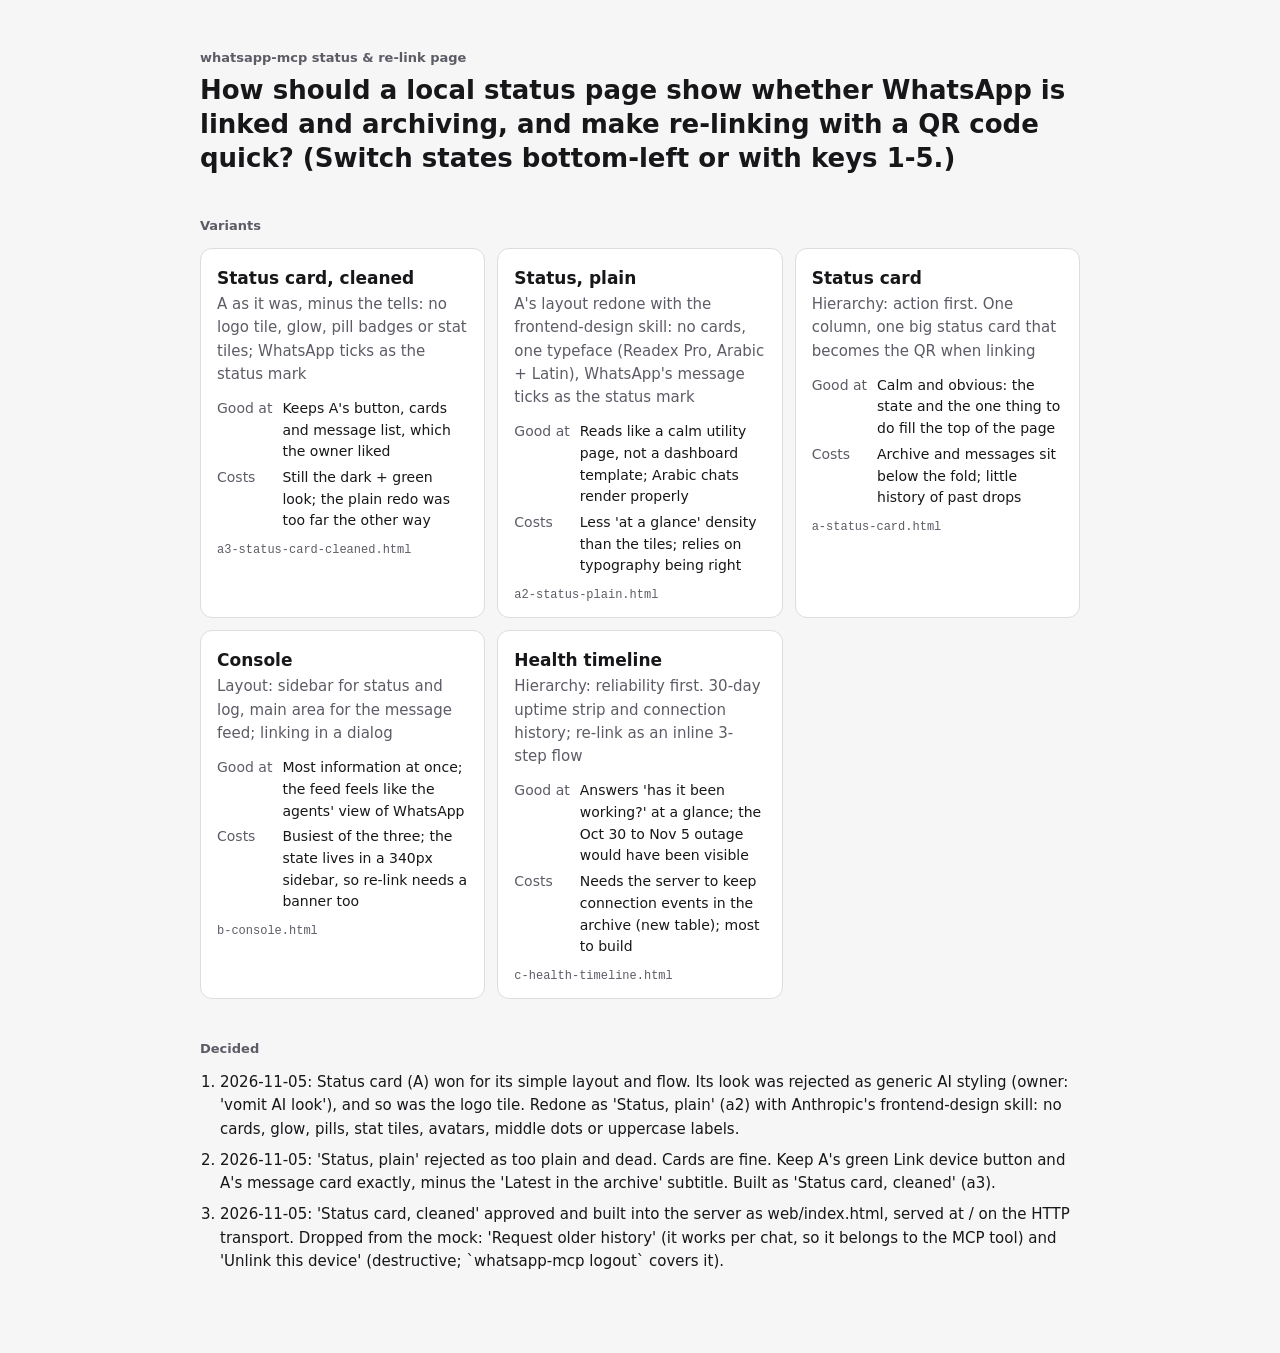
<file: mocks/status-page/index.html>
<!doctype html>
<html lang="en">
<head>
<meta charset="utf-8">
<meta name="viewport" content="width=device-width, initial-scale=1">
<title>Mock</title>
<!-- The index page for one mock topic. Reads variants.js. Tooling, not design: copy as is. -->
<style>
  :root { color-scheme: dark light; --bg: #0e0e10; --card: #18181c; --line: #2a2a31;
    --text: #f2f2f2; --dim: #a9a9b2; --link: #8ab4ff; }
  @media (prefers-color-scheme: light) {
    :root { --bg: #f6f6f7; --card: #fff; --line: #dcdce1; --text: #17171a; --dim: #5c5c66;
      --link: #1d4ed8; }
  }
  * { box-sizing: border-box; margin: 0; }
  body { background: var(--bg); color: var(--text); padding: 48px 24px 80px;
    font: 15px/1.55 system-ui, -apple-system, "Segoe UI", sans-serif; }
  main { max-width: 880px; margin: 0 auto; }
  h1 { font-size: 13px; font-weight: 600; color: var(--dim); }
  .question { margin-top: 6px; font-size: 26px; line-height: 1.3; font-weight: 650; }
  h2 { margin: 40px 0 12px; font-size: 13px; font-weight: 600; color: var(--dim); }
  .variants { display: grid; gap: 12px; grid-template-columns: repeat(auto-fill, minmax(260px, 1fr)); }
  .variant { display: block; padding: 16px; border: 1px solid var(--line); border-radius: 12px;
    background: var(--card); color: inherit; text-decoration: none; }
  .variant:hover, .variant:focus-visible { border-color: var(--link); outline: none; }
  .variant strong { display: block; font-size: 17px; }
  .variant .axis { color: var(--dim); margin-top: 2px; }
  .variant dl { margin-top: 12px; display: grid; grid-template-columns: auto 1fr; gap: 4px 10px;
    font-size: 14px; }
  .variant dt { color: var(--dim); }
  .variant .file { margin-top: 12px; font: 12px/1 ui-monospace, monospace; color: var(--dim);
    direction: ltr; text-align: start; }
  ol { padding-inline-start: 20px; display: grid; gap: 8px; }
  .empty { color: var(--dim); }
  [dir="auto"] { unicode-bidi: plaintext; }
</style>
</head>
<body>
<main>
  <h1 id="topic" dir="auto"></h1>
  <p class="question" id="question" dir="auto"></p>

  <h2>Variants</h2>
  <div class="variants" id="variants"></div>

  <h2>Decided</h2>
  <div id="decisions"></div>
</main>
<script src="variants.js"></script>
<script>
  const mock = window.MOCK || { variants: [], decisions: [] };
  const el = (tag, text, cls) => {
    const node = document.createElement(tag);
    if (text) node.textContent = text;
    if (cls) node.className = cls;
    node.dir = "auto";
    return node;
  };

  document.title = `${mock.topic || "Mock"} · mock`;
  document.getElementById("topic").textContent = mock.topic || "";
  document.getElementById("question").textContent = mock.question || "";

  const list = document.getElementById("variants");
  for (const v of mock.variants || []) {
    const card = document.createElement("a");
    card.className = "variant";
    card.href = v.file;
    card.append(el("strong", v.name), el("div", v.axis, "axis"));
    const facts = document.createElement("dl");
    if (v.good) facts.append(el("dt", "Good at"), el("dd", v.good));
    if (v.cost) facts.append(el("dt", "Costs"), el("dd", v.cost));
    if (facts.children.length) card.append(facts);
    card.append(el("div", v.file, "file"));
    list.append(card);
  }

  const decided = document.getElementById("decisions");
  const decisions = mock.decisions || [];
  if (decisions.length === 0) {
    decided.append(el("p", "Nothing yet.", "empty"));
  } else {
    const ol = document.createElement("ol");
    for (const d of decisions) ol.append(el("li", d));
    decided.append(ol);
  }
</script>
</body>
</html>
</file>
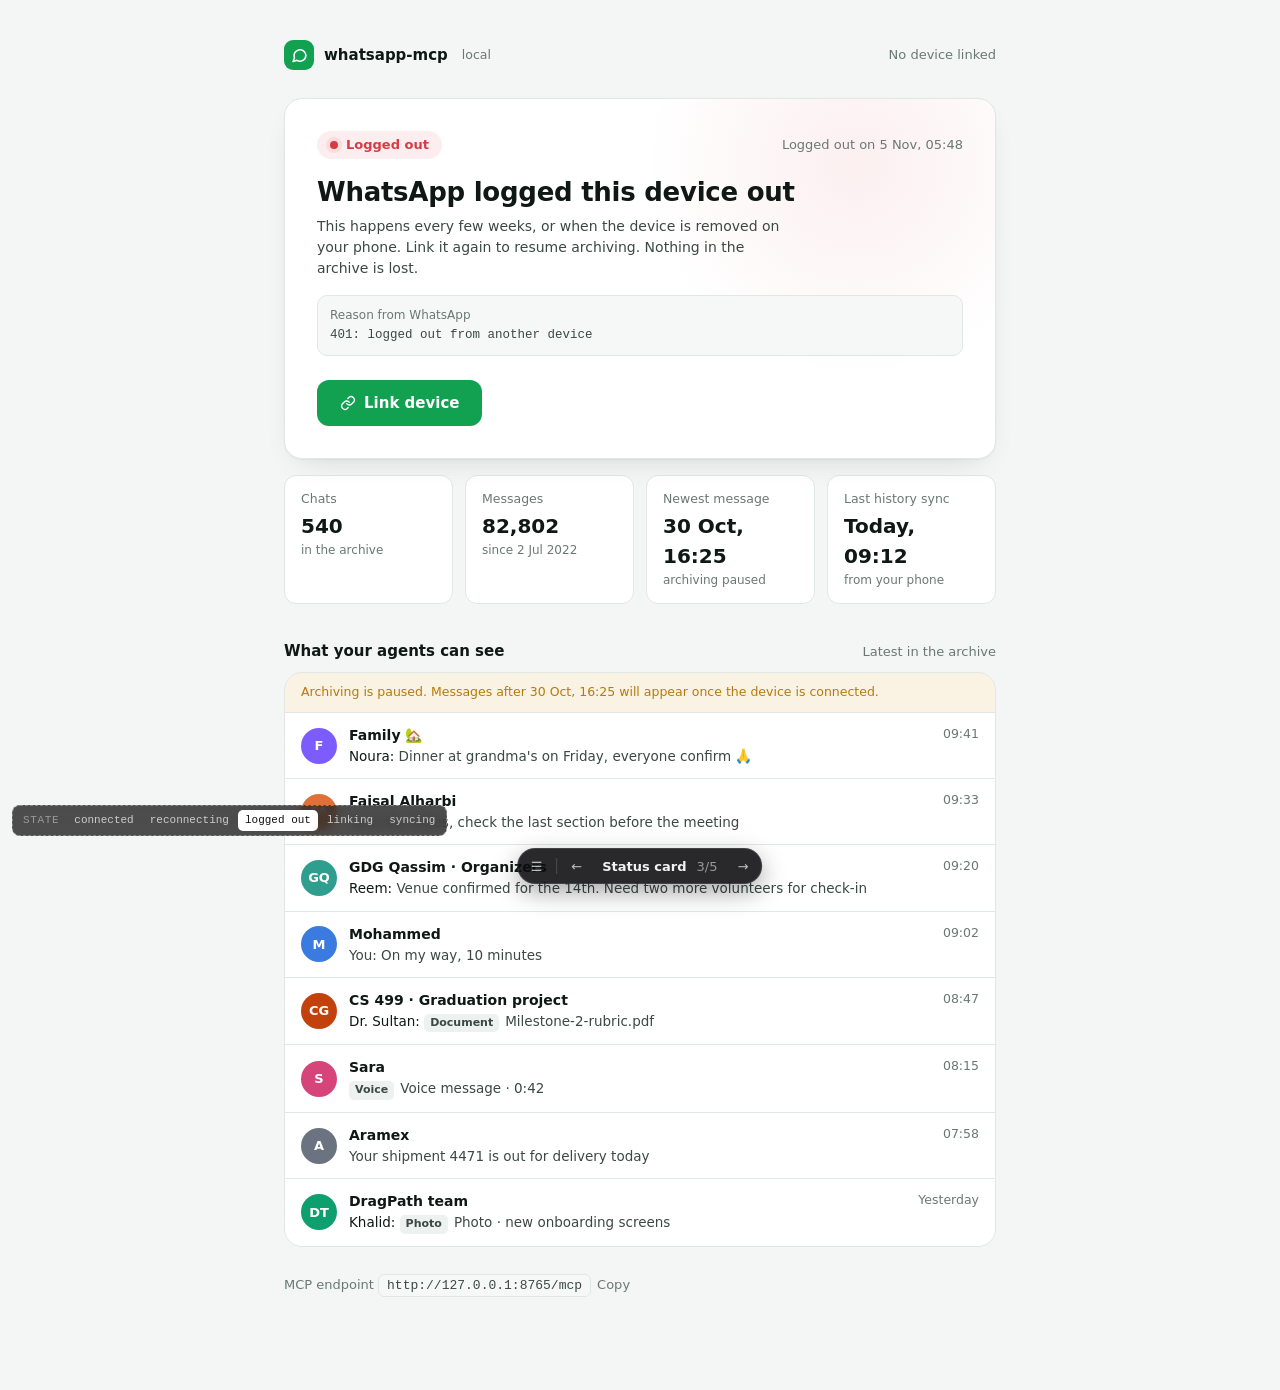
<file: mocks/status-page/a-status-card.html>
<!doctype html>
<html lang="en">
<head>
<meta charset="utf-8">
<meta name="viewport" content="width=device-width, initial-scale=1">
<title>A · Status card — whatsapp-mcp</title>
<link rel="stylesheet" href="../_shared/tokens.css">
<style>
  .page { max-width: 760px; margin: 0 auto; padding: 40px 24px 96px; }
  header { display: flex; align-items: center; justify-content: space-between; margin-bottom: 28px; }
  .brand { display: flex; align-items: center; gap: 10px; font-weight: 650; font-size: 15px; }
  .brand .logo { width: 30px; height: 30px; border-radius: 9px; background: var(--accent); display: grid; place-items: center; color: var(--accent-ink); }
  .brand .logo svg { width: 17px; height: 17px; }
  .brand small { color: var(--muted); font-weight: 450; margin-left: 4px; }

  .hero {
    position: relative; overflow: hidden;
    background: var(--surface); border: 1px solid var(--border); border-radius: var(--radius-lg);
    box-shadow: var(--shadow); padding: 32px;
  }
  .hero::before {
    content: ""; position: absolute; inset: -40% -10% auto auto; width: 420px; height: 420px; border-radius: 50%;
    background: radial-gradient(closest-side, var(--glow), transparent); opacity: .9; pointer-events: none;
  }
  .hero[data-tone="ok"] { --glow: var(--accent-soft); }
  .hero[data-tone="warn"] { --glow: var(--warn-soft); }
  .hero[data-tone="bad"] { --glow: var(--danger-soft); }
  .hero-top { display: flex; align-items: center; justify-content: space-between; gap: 16px; position: relative; }
  .hero h1 { font-size: 26px; line-height: 1.2; letter-spacing: -0.01em; margin: 18px 0 8px; position: relative; }
  .hero p.detail { color: var(--text-2); margin: 0; max-width: 54ch; position: relative; }
  .err { margin-top: 16px; padding: 10px 12px; border-radius: 10px; background: var(--surface-2); border: 1px solid var(--border);
         color: var(--text-2); font-family: var(--mono); font-size: 12.5px; position: relative; overflow-wrap: anywhere; }
  .err b { color: var(--muted); font-weight: 500; font-family: var(--font); font-size: 12px; display: block; margin-bottom: 2px; }
  .actions { display: flex; gap: 10px; margin-top: 24px; position: relative; flex-wrap: wrap; align-items: center; }
  .since { color: var(--muted); font-size: 13px; }

  /* Linking */
  .link-grid { display: grid; grid-template-columns: auto 1fr; gap: 32px; align-items: center; margin-top: 20px; position: relative; }
  .qr-wrap { position: relative; }
  .qr-timer { display: flex; align-items: center; gap: 8px; color: var(--muted); font-size: 12.5px; margin-top: 12px; justify-content: center; }
  .qr-timer svg { width: 16px; height: 16px; transform: rotate(-90deg); }
  .steps { margin: 0; padding: 0; list-style: none; display: grid; gap: 14px; counter-reset: s; }
  .steps li { display: flex; gap: 12px; color: var(--text-2); }
  .steps li::before { counter-increment: s; content: counter(s); flex: none; width: 24px; height: 24px; border-radius: 50%;
    display: grid; place-items: center; font-size: 12px; font-weight: 650; background: var(--surface-3); color: var(--text); }
  .steps b { color: var(--text); font-weight: 600; }
  .alt { margin-top: 20px; padding-top: 18px; border-top: 1px solid var(--border); }
  .code-form { display: flex; gap: 8px; margin-top: 10px; }
  .input { height: 38px; padding: 0 12px; border-radius: 10px; border: 1px solid var(--border-strong); background: var(--surface-2); flex: 1; min-width: 0; }
  .input:focus { outline: 2px solid var(--accent); outline-offset: 1px; }
  .pair-code { display: flex; gap: 6px; margin-top: 12px; }
  .pair-code span { width: 34px; height: 42px; display: grid; place-items: center; border-radius: 8px; background: var(--surface-2);
    border: 1px solid var(--border-strong); font: 600 18px var(--mono); }
  .pair-code i { width: 10px; }

  /* Syncing */
  .counter { display: flex; align-items: baseline; gap: 10px; margin-top: 22px; position: relative; }
  .counter strong { font-size: 44px; font-weight: 700; letter-spacing: -0.02em; font-variant-numeric: tabular-nums; }
  .quiet { display: flex; align-items: center; gap: 10px; margin-top: 8px; color: var(--muted); font-size: 13px; position: relative; }
  .bars { display: flex; gap: 3px; align-items: flex-end; height: 18px; }
  .bars i { width: 4px; border-radius: 2px; background: var(--accent); animation: bar 1s ease-in-out infinite; }
  .bars i:nth-child(2) { animation-delay: .15s } .bars i:nth-child(3) { animation-delay: .3s } .bars i:nth-child(4) { animation-delay: .45s }
  @keyframes bar { 0%,100% { height: 5px } 50% { height: 18px } }

  /* Stats */
  .stats { display: grid; grid-template-columns: repeat(4, 1fr); gap: 12px; margin-top: 16px; }
  .stat { background: var(--surface); border: 1px solid var(--border); border-radius: var(--radius); padding: 14px 16px; }
  .stat .k { color: var(--muted); font-size: 12.5px; }
  .stat .v { font-size: 20px; font-weight: 650; margin-top: 2px; font-variant-numeric: tabular-nums; }
  .stat .s { color: var(--muted); font-size: 12px; }

  /* Messages */
  section.feed { margin-top: 36px; }
  .sec-head { display: flex; align-items: baseline; justify-content: space-between; margin-bottom: 10px; }
  .sec-head h2 { font-size: 15px; margin: 0; }
  .sec-head span { color: var(--muted); font-size: 13px; }
  .list { background: var(--surface); border: 1px solid var(--border); border-radius: var(--radius-lg); overflow: hidden; }
  .row { display: flex; gap: 12px; padding: 12px 16px; align-items: center; }
  .row + .row { border-top: 1px solid var(--border); }
  .row:hover { background: var(--surface-2); }
  .row .body { flex: 1; min-width: 0; }
  .row .top { display: flex; justify-content: space-between; gap: 12px; }
  .row .chat { font-weight: 600; white-space: nowrap; overflow: hidden; text-overflow: ellipsis; }
  .row .time { color: var(--muted); font-size: 12.5px; flex: none; }
  .row .text { color: var(--text-2); white-space: nowrap; overflow: hidden; text-overflow: ellipsis; font-size: 13.5px; }
  .kind { display: inline-block; font-size: 11px; font-weight: 600; padding: 1px 6px; border-radius: 5px; background: var(--surface-3); color: var(--text-2); margin-right: 6px; }
  .stale { padding: 10px 16px; font-size: 12.5px; color: var(--warn); background: var(--warn-soft); border-bottom: 1px solid var(--border); }

  footer { margin-top: 28px; display: flex; justify-content: space-between; align-items: center; color: var(--muted); font-size: 13px; gap: 16px; flex-wrap: wrap; }
  footer code { font-family: var(--mono); color: var(--text-2); background: var(--surface-2); padding: 3px 8px; border-radius: 6px; border: 1px solid var(--border); }
  .copy { all: unset; cursor: pointer; color: var(--muted); margin-left: 6px; }
  .danger-link { all: unset; cursor: pointer; color: var(--muted); }
  .danger-link:hover { color: var(--danger); }

  @media (max-width: 720px) {
    .stats { grid-template-columns: repeat(2, 1fr); }
    .link-grid { grid-template-columns: 1fr; justify-items: center; }
  }
</style>
</head>
<body>
<div class="page">
  <header>
    <div class="brand">
      <div class="logo"><svg viewBox="0 0 24 24" fill="none" stroke="currentColor" stroke-width="2.2" stroke-linecap="round" stroke-linejoin="round"><path d="M21 11.5a8.4 8.4 0 0 1-12.6 7.3L3 20.5l1.8-5.2A8.4 8.4 0 1 1 21 11.5z"/></svg></div>
      whatsapp-mcp <small>local</small>
    </div>
    <span class="muted" style="font-size:13px" id="acct"></span>
  </header>

  <div class="hero" id="hero"></div>

  <div class="stats" id="stats"></div>

  <section class="feed">
    <div class="sec-head"><h2>What your agents can see</h2><span>Latest in the archive</span></div>
    <div class="list" id="list"></div>
  </section>

  <footer>
    <span>MCP endpoint <code id="url"></code><button class="copy" title="Copy">Copy</button></span>
    <button class="danger-link" id="unlink">Unlink this device</button>
  </footer>
</div>

<script src="../_shared/data.js"></script>
<script>
  const $ = (s) => document.querySelector(s);
  const icon = {
    link: '<svg viewBox="0 0 24 24" fill="none" stroke="currentColor" stroke-width="2" stroke-linecap="round" stroke-linejoin="round"><path d="M10 13a5 5 0 0 0 7.5.5l3-3a5 5 0 0 0-7-7l-1.7 1.7"/><path d="M14 11a5 5 0 0 0-7.5-.5l-3 3a5 5 0 0 0 7 7l1.7-1.7"/></svg>',
    refresh: '<svg viewBox="0 0 24 24" fill="none" stroke="currentColor" stroke-width="2" stroke-linecap="round" stroke-linejoin="round"><path d="M21 12a9 9 0 1 1-2.6-6.4L21 8"/><path d="M21 3v5h-5"/></svg>',
  };
  let timer;

  window.render = (name) => {
    clearInterval(timer);
    const st = WA.states[name];
    const hero = $("#hero");
    hero.dataset.tone = st.tone;
    $("#acct").textContent = name === "logged_out" || name === "linking" ? "No device linked" : `${WA.pushName} · ${WA.account}`;
    $("#url").textContent = WA.url;
    $("#unlink").style.display = name === "connected" || name === "reconnecting" ? "" : "none";

    const pill = `<span class="pill ${st.tone}"><span class="dot ${st.tone}"></span>${st.label}</span>`;
    if (name === "linking") {
      hero.innerHTML = `
        <div class="hero-top">${pill}<button class="btn btn-ghost" onclick="setMockState('logged_out')">Cancel</button></div>
        <div class="link-grid">
          <div class="qr-wrap">
            <div class="qr" id="qr">${WA.qr(216, 1)}</div>
            <div class="qr-timer"><svg viewBox="0 0 20 20"><circle cx="10" cy="10" r="8" fill="none" stroke="var(--border-strong)" stroke-width="3"/><circle id="ring" cx="10" cy="10" r="8" fill="none" stroke="var(--accent)" stroke-width="3" stroke-dasharray="50.3" stroke-dashoffset="0"/></svg><span id="qrt">New code in 20s</span></div>
          </div>
          <div>
            <h1 style="margin-top:0">${st.title}</h1>
            <ol class="steps">
              <li><span>Open <b>WhatsApp</b> on your phone</span></li>
              <li><span>Go to <b>Settings › Linked devices</b></span></li>
              <li><span>Tap <b>Link a device</b> and point the camera here</span></li>
            </ol>
            <div class="alt">
              <span class="muted" style="font-size:13px">Camera not handy? Link with your phone number instead.</span>
              <div class="code-form" id="cf"><input class="input" placeholder="+966 5x xxx xxxx" value="+966 55 012 3456"><button class="btn" onclick="showCode()">Get code</button></div>
            </div>
          </div>
        </div>`;
      let left = 20, seed = 1;
      timer = setInterval(() => {
        left = left <= 1 ? (seed++, $("#qr").innerHTML = WA.qr(216, seed), 20) : left - 1;
        $("#qrt").textContent = `New code in ${left}s`;
        $("#ring").setAttribute("stroke-dashoffset", (50.3 * (1 - left / 20)).toFixed(1));
      }, 1000);
    } else if (name === "syncing") {
      const h = st.history;
      hero.innerHTML = `
        <div class="hero-top">${pill}<span class="since">Linked just now</span></div>
        <h1>${st.title}</h1>
        <p class="detail">${st.detail}</p>
        <div class="counter"><strong id="cnt">${h.stored.toLocaleString()}</strong><span class="muted">messages stored · ${h.chunks} batches</span></div>
        <div class="quiet"><span class="bars"><i></i><i></i><i></i><i></i></span><span>Last batch ${h.quietFor}s ago</span></div>`;
      let n = h.stored;
      timer = setInterval(() => { n += Math.floor(Math.random() * 90); $("#cnt").textContent = n.toLocaleString(); }, 900);
    } else {
      const action = {
        connected: `<button class="btn">${icon.refresh}Request older history…</button>`,
        reconnecting: `<button class="btn btn-primary">${icon.refresh}Retry now</button><span class="since">Attempt ${st.retry?.attempt} · next try in <span id="nx">${st.retry?.nextIn}</span>s</span>`,
        logged_out: `<button class="btn btn-primary btn-lg" onclick="setMockState('linking')">${icon.link}Link device</button>`,
      }[name];
      hero.innerHTML = `
        <div class="hero-top">${pill}<span class="since">${st.since}</span></div>
        <h1>${st.title}</h1>
        <p class="detail">${st.detail}</p>
        ${st.error ? `<div class="err"><b>${name === "logged_out" ? "Reason from WhatsApp" : "Last error"}</b>${st.error}</div>` : ""}
        <div class="actions">${action}</div>`;
      if (name === "reconnecting") {
        let nx = st.retry.nextIn;
        timer = setInterval(() => { nx = nx <= 1 ? 16 : nx - 1; $("#nx").textContent = nx; }, 1000);
      }
    }

    const a = WA.archive;
    $("#stats").innerHTML = [
      ["Chats", a.chats.toLocaleString(), "in the archive"],
      ["Messages", a.messages.toLocaleString(), `since ${a.oldest}`],
      ["Newest message", name === "connected" || name === "syncing" ? a.newest : "30 Oct, 16:25", name === "connected" || name === "syncing" ? "live" : "archiving paused"],
      ["Last history sync", a.lastHistorySync, "from your phone"],
    ].map(([k, v, s]) => `<div class="stat"><div class="k">${k}</div><div class="v">${v}</div><div class="s">${s}</div></div>`).join("");

    const offline = name === "reconnecting" || name === "logged_out" || name === "linking";
    $("#list").innerHTML = (offline ? `<div class="stale">Archiving is paused. Messages after 30 Oct, 16:25 will appear once the device is connected.</div>` : "") +
      WA.messages.map((m) => `
        <div class="row">
          <div class="avatar" style="background:${m.color}">${WA.initials(m.chat)}</div>
          <div class="body">
            <div class="top"><span class="chat">${m.chat}</span><span class="time">${m.time}</span></div>
            <div class="text">${m.group ? `<span style="color:var(--text)">${m.sender}:</span> ` : m.fromMe ? "You: " : ""}${m.kind ? `<span class="kind">${m.kind}</span>` : ""}${m.text}</div>
          </div>
        </div>`).join("");
  };
  window.showCode = () => {
    $("#cf").outerHTML = `<div><div class="pair-code">${"KD7F29QX".split("").map((c, i) => (i === 4 ? "<i></i>" : "") + `<span>${c}</span>`).join("")}</div>
      <div class="muted" style="font-size:13px;margin-top:8px">On your phone: Link a device › <b style="color:var(--text)">Link with phone number instead</b>, then enter this code.</div></div>`;
  };
</script>
<script src="../_shared/preview.js"></script>
<script src="variants.js"></script>
<script src="mocknav.js"></script>
</body>
</html>
</file>
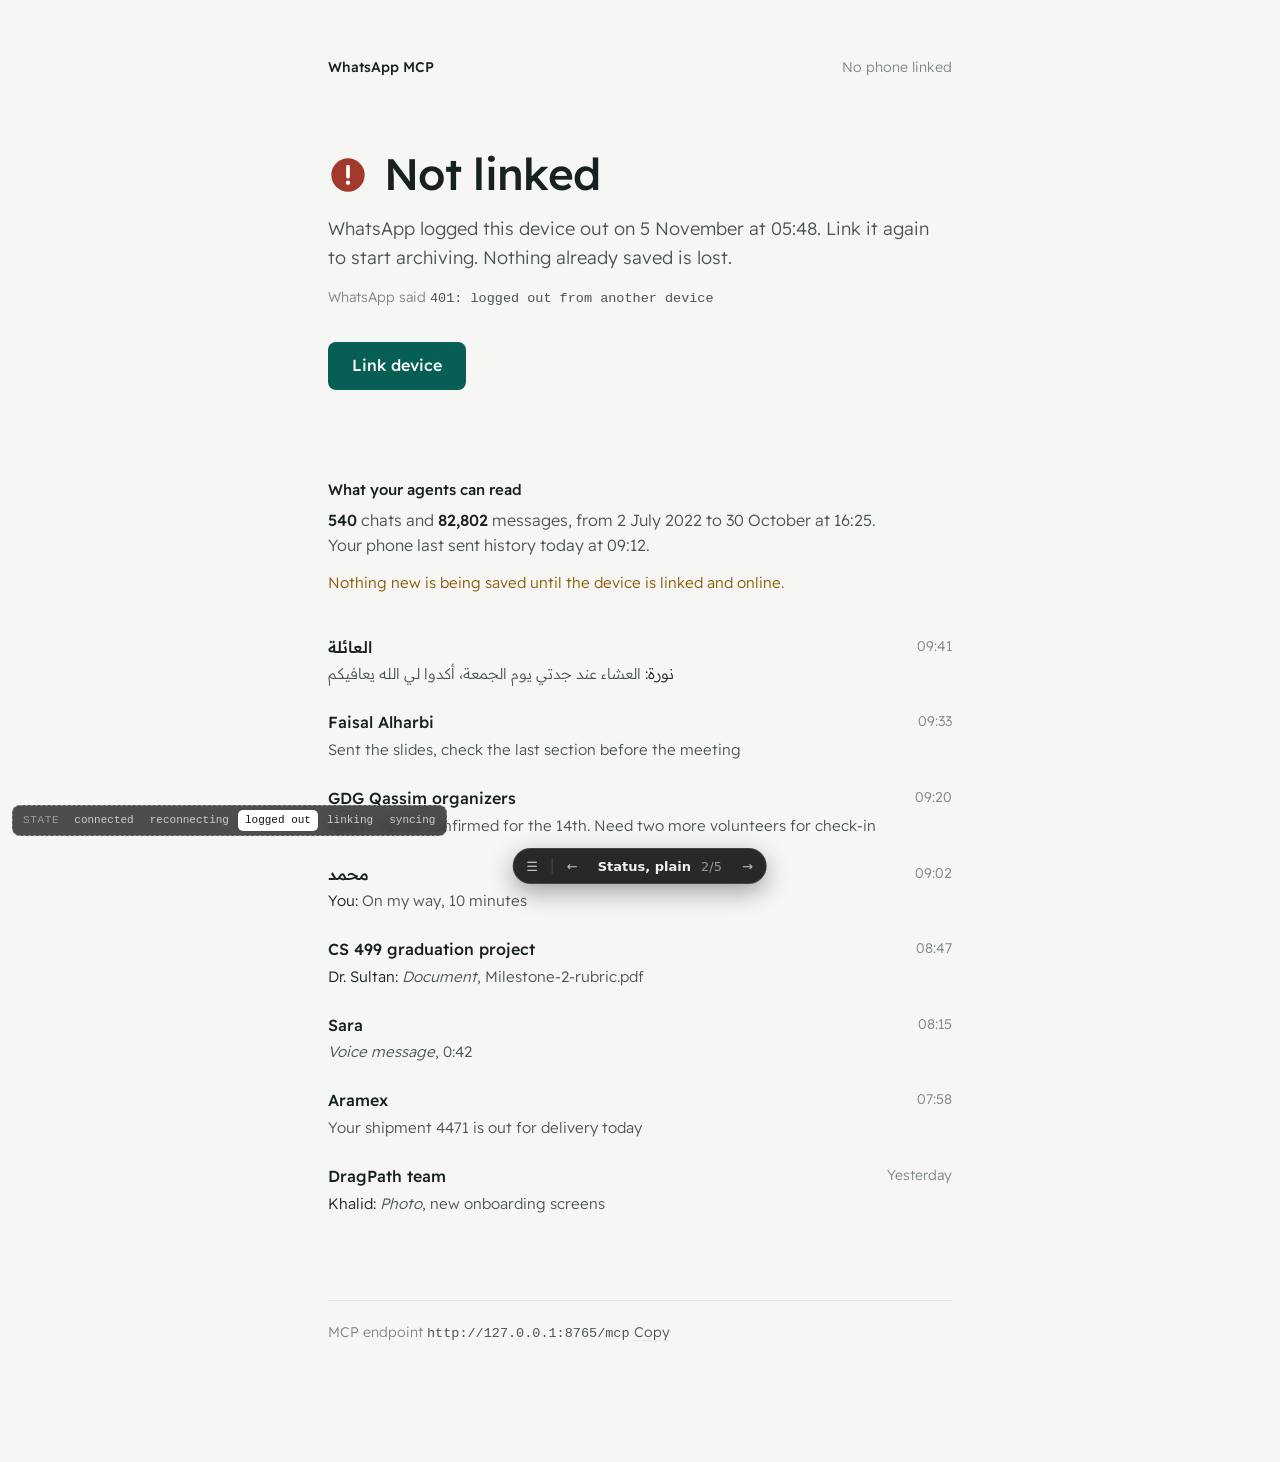
<file: mocks/status-page/a2-status-plain.html>
<!doctype html>
<html lang="en">
<head>
<meta charset="utf-8">
<meta name="viewport" content="width=device-width, initial-scale=1">
<title>WhatsApp MCP</title>
<link rel="preconnect" href="https://fonts.googleapis.com">
<link href="https://fonts.googleapis.com/css2?family=Readex+Pro:wght@300..600&display=swap" rel="stylesheet">
<style>
  /* Own tokens: this direction replaces the shared kit on purpose. */
  :root {
    --paper: #f6f7f5;
    --ink: #17211f;
    --ink-2: #4a5552;
    --ink-3: #7d8784;
    --rule: #e3e6e3;
    --teal: #075e54;
    --teal-hover: #0a6f63;
    --tick: #34b7f1;      /* WhatsApp's read-receipt blue */
    --ochre: #8a5a00;
    --brick: #a3392b;
    --hover: #eef0ed;
    color-scheme: light;
  }
  @media (prefers-color-scheme: dark) {
    :root {
      --paper: #1b2321;
      --ink: #e7ecea;
      --ink-2: #b0bab7;
      --ink-3: #85908c;
      --rule: #2c3633;
      --teal: #1f9c8b;
      --teal-hover: #27ad9b;
      --ochre: #e0a63c;
      --brick: #f0806f;
      --hover: #222c29;
      color-scheme: dark;
    }
  }
  * { box-sizing: border-box; }
  html, body { margin: 0; }
  body { background: var(--paper); color: var(--ink); font: 300 16px/1.6 "Readex Pro", system-ui, sans-serif; }
  .page { max-width: 680px; margin: 0 auto; padding: 56px 28px 120px; }
  a, button { color: inherit; font: inherit; }
  .code { font: 400 13.5px/1.5 ui-monospace, "JetBrains Mono", monospace; }

  .top { display: flex; justify-content: space-between; align-items: baseline; color: var(--ink-3); font-size: 14px; }
  .top b { color: var(--ink); font-weight: 500; }

  /* Status */
  .status { margin-top: 72px; }
  h1 { display: flex; align-items: center; gap: 16px; margin: 0; font-size: 44px; line-height: 1.1; font-weight: 500; letter-spacing: -0.015em; }
  h1 svg { width: 40px; height: 40px; flex: none; }
  .lede { margin: 16px 0 0; color: var(--ink-2); font-size: 18px; max-width: 34em; }
  .said { margin: 14px 0 0; color: var(--ink-3); font-size: 14px; }
  .said .code { color: var(--ink-2); }
  .act { margin-top: 32px; display: flex; align-items: center; gap: 20px; flex-wrap: wrap; }
  .btn {
    height: 48px; padding: 0 24px; border-radius: 8px; border: 0; cursor: pointer;
    background: var(--teal); color: #fff; font-weight: 500; font-size: 16px;
  }
  .btn:hover { background: var(--teal-hover); }
  .btn:focus-visible, .quiet:focus-visible { outline: 2px solid var(--teal); outline-offset: 3px; }
  .quiet { background: none; border: 0; padding: 0; cursor: pointer; color: var(--ink-2); text-decoration: underline; text-underline-offset: 3px; text-decoration-color: var(--rule); }
  .quiet:hover { color: var(--ink); text-decoration-color: currentColor; }
  .note { color: var(--ink-3); font-size: 14px; }

  /* Linking */
  .link { margin-top: 32px; display: grid; grid-template-columns: 248px 1fr; gap: 36px; align-items: start; }
  .qr { background: #fff; padding: 16px; border-radius: 6px; line-height: 0; box-shadow: 0 0 0 1px var(--rule); }
  .how { font-size: 17px; color: var(--ink-2); margin: 4px 0 0; }
  .how b { color: var(--ink); font-weight: 500; }
  .refresh { margin-top: 10px; color: var(--ink-3); font-size: 14px; font-variant-numeric: tabular-nums; }
  .alt { margin-top: 28px; font-size: 15px; color: var(--ink-2); }
  .phone { display: flex; gap: 10px; margin-top: 10px; }
  .phone input { height: 44px; flex: 1; min-width: 0; padding: 0 14px; border-radius: 8px; border: 1px solid var(--rule); background: transparent; color: var(--ink); font: inherit; }
  .phone input:focus { outline: 2px solid var(--teal); outline-offset: 1px; border-color: transparent; }
  .phone .btn { height: 44px; padding: 0 18px; }
  .pair { margin-top: 12px; font: 500 30px/1 ui-monospace, "JetBrains Mono", monospace; letter-spacing: 0.12em; }

  /* Archive */
  .archive { margin-top: 88px; }
  h2 { font-size: 15px; font-weight: 500; margin: 0 0 6px; }
  .summary { margin: 0; color: var(--ink-2); max-width: 36em; }
  .summary strong { color: var(--ink); font-weight: 500; font-variant-numeric: tabular-nums; }
  .paused { margin: 12px 0 0; color: var(--ochre); font-size: 15px; }

  .msgs { list-style: none; margin: 28px 0 0; padding: 0; }
  .msgs li { display: grid; grid-template-columns: 1fr auto; gap: 2px 24px; padding: 12px 12px; margin: 0 -12px; border-radius: 6px; }
  .msgs li:hover { background: var(--hover); }
  .msgs .chat { font-weight: 500; overflow: hidden; text-overflow: ellipsis; white-space: nowrap; }
  .msgs time { color: var(--ink-3); font-size: 14px; font-variant-numeric: tabular-nums; text-align: right; }
  .msgs .text { grid-column: 1 / -1; color: var(--ink-2); font-size: 15px; overflow: hidden; text-overflow: ellipsis; white-space: nowrap; }
  .msgs .chat, .msgs .text { unicode-bidi: plaintext; text-align: left; }
  .msgs .who { color: var(--ink); }
  .msgs .media { font-style: italic; }

  footer { margin-top: 72px; padding-top: 20px; border-top: 1px solid var(--rule); display: flex; justify-content: space-between; gap: 16px; flex-wrap: wrap; color: var(--ink-3); font-size: 14px; }
  footer .code { color: var(--ink-2); }

  @media (max-width: 640px) {
    h1 { font-size: 34px; } h1 svg { width: 30px; height: 30px; }
    .link { grid-template-columns: 1fr; }
  }
</style>
</head>
<body>
<main class="page">
  <div class="top"><b>WhatsApp MCP</b><span id="who"></span></div>

  <section class="status" id="status"></section>

  <section class="archive">
    <h2>What your agents can read</h2>
    <p class="summary" id="summary"></p>
    <p class="paused" id="paused"></p>
    <ul class="msgs" id="msgs"></ul>
  </section>

  <footer>
    <span>MCP endpoint <span class="code">http://127.0.0.1:8765/mcp</span> <button class="quiet">Copy</button></span>
    <button class="quiet" id="unlink">Unlink this device</button>
  </footer>
</main>

<script>
  const $ = (s) => document.querySelector(s);

  // WhatsApp's own message-status marks, reused as the connection status.
  const mark = {
    read: `<svg viewBox="0 0 24 24" fill="none" stroke="var(--tick)" stroke-width="2" stroke-linecap="round" stroke-linejoin="round" aria-label="Connected"><path d="M1.5 12.5l4.5 4.5L15.5 7.5"/><path d="M11 16l1 1L22.5 7.5"/></svg>`,
    sent: `<svg viewBox="0 0 24 24" fill="none" stroke="var(--ink-3)" stroke-width="2" stroke-linecap="round" stroke-linejoin="round" aria-label="Offline"><path d="M5 12.5l4.5 4.5L19 7.5"/></svg>`,
    pending: `<svg viewBox="0 0 24 24" fill="none" stroke="var(--ink-3)" stroke-width="1.8" stroke-linecap="round" aria-label="Waiting"><circle cx="12" cy="12" r="8.5"/><path d="M12 7.5V12l3 2"/></svg>`,
    failed: `<svg viewBox="0 0 24 24" aria-label="Logged out"><circle cx="12" cy="12" r="10" fill="var(--brick)"/><path d="M12 7v6" stroke="#fff" stroke-width="2.2" stroke-linecap="round"/><circle cx="12" cy="16.6" r="1.3" fill="#fff"/></svg>`,
  };

  const messages = [
    { chat: "العائلة", who: "نورة", text: "العشاء عند جدتي يوم الجمعة، أكدوا لي الله يعافيكم", time: "09:41" },
    { chat: "Faisal Alharbi", text: "Sent the slides, check the last section before the meeting", time: "09:33" },
    { chat: "GDG Qassim organizers", who: "Reem", text: "Venue confirmed for the 14th. Need two more volunteers for check-in", time: "09:20" },
    { chat: "محمد", who: "You", text: "On my way, 10 minutes", time: "09:02" },
    { chat: "CS 499 graduation project", who: "Dr. Sultan", media: "Document", text: "Milestone-2-rubric.pdf", time: "08:47" },
    { chat: "Sara", media: "Voice message", text: "0:42", time: "08:15" },
    { chat: "Aramex", text: "Your shipment 4471 is out for delivery today", time: "07:58" },
    { chat: "DragPath team", who: "Khalid", media: "Photo", text: "new onboarding screens", time: "Yesterday" },
  ];

  const QR = (size, seed) => {
    const n = 33; let s = seed * 9301 + 49297;
    const r = () => ((s = (s * 9301 + 49297) % 233280) / 233280);
    const m = Array.from({ length: n }, () => Array.from({ length: n }, () => r() > 0.52));
    const f = (y0, x0) => { for (let i = -1; i <= 7; i++) for (let j = -1; j <= 7; j++) { const y = y0 + i, x = x0 + j; if (y < 0 || x < 0 || y >= n || x >= n) continue;
      m[y][x] = i >= 0 && i <= 6 && j >= 0 && j <= 6 && (i === 0 || i === 6 || j === 0 || j === 6 || (i >= 2 && i <= 4 && j >= 2 && j <= 4)); } };
    f(0, 0); f(0, n - 7); f(n - 7, 0);
    const c = size / n; let out = "";
    for (let y = 0; y < n; y++) for (let x = 0; x < n; x++) if (m[y][x]) out += `<rect x="${x * c}" y="${y * c}" width="${c + .3}" height="${c + .3}"/>`;
    return `<svg width="${size}" height="${size}" fill="#111" shape-rendering="crispEdges" aria-label="QR code">${out}</svg>`;
  };

  let timer;
  window.render = (state) => {
    clearInterval(timer);
    const linked = state === "connected" || state === "reconnecting" || state === "syncing";
    $("#who").textContent = linked ? "Abdulrahman, +966 55 012 3456" : "No phone linked";
    $("#unlink").hidden = !linked || state === "syncing";

    const S = $("#status");
    if (state === "connected") {
      S.innerHTML = `<h1>${mark.read}Linked and archiving</h1>
        <p class="lede">New messages are saved as they arrive. Connected since 08:57 today.</p>`;
    } else if (state === "reconnecting") {
      S.innerHTML = `<h1>${mark.sent}Offline, trying again</h1>
        <p class="lede">WhatsApp can't be reached, usually because the network isn't up yet. Your agents can still read the archive.</p>
        <p class="said">Last error <span class="code">lookup web.whatsapp.com: Temporary failure in name resolution</span></p>
        <div class="act"><button class="btn">Try now</button><span class="note" id="nx">Next attempt in 14 seconds</span></div>`;
      let n = 14; timer = setInterval(() => { n = n <= 1 ? 32 : n - 1; $("#nx").textContent = `Next attempt in ${n} seconds`; }, 1000);
    } else if (state === "logged_out") {
      S.innerHTML = `<h1>${mark.failed}Not linked</h1>
        <p class="lede">WhatsApp logged this device out on 5 November at 05:48. Link it again to start archiving. Nothing already saved is lost.</p>
        <p class="said">WhatsApp said <span class="code">401: logged out from another device</span></p>
        <div class="act"><button class="btn" onclick="setMockState('linking')">Link device</button></div>`;
    } else if (state === "linking") {
      S.innerHTML = `<h1>${mark.pending}Scan with your phone</h1>
        <div class="link">
          <div><div class="qr" id="qr">${QR(216, 1)}</div><div class="refresh" id="rf">New code in 20 seconds</div></div>
          <div>
            <p class="how">In WhatsApp, open <b>Settings</b>, then <b>Linked devices</b>, tap <b>Link a device</b> and point the camera at this code.</p>
            <div class="alt" id="alt">No camera? <button class="quiet" onclick="phone()">Link with your phone number</button></div>
            <div class="act" style="margin-top:28px"><button class="quiet" onclick="setMockState('logged_out')">Cancel</button></div>
          </div>
        </div>`;
      let left = 20, seed = 1;
      timer = setInterval(() => {
        left = left <= 1 ? (($("#qr").innerHTML = QR(216, ++seed)), 20) : left - 1;
        $("#rf").textContent = `New code in ${left} second${left === 1 ? "" : "s"}`;
      }, 1000);
    } else if (state === "syncing") {
      S.innerHTML = `<h1>${mark.read}Linked</h1>
        <p class="lede">Your phone is sending your history. <strong style="font-weight:500;color:var(--ink)" id="cnt">3,418</strong> messages so far, the last batch came 12 seconds ago. Keep WhatsApp open; this stops by itself once nothing arrives for 90 seconds.</p>`;
      let n = 3418; timer = setInterval(() => { n += Math.floor(Math.random() * 90); $("#cnt").textContent = n.toLocaleString("en"); }, 900);
    }

    const live = state === "connected" || state === "syncing";
    $("#summary").innerHTML = `<strong>540</strong> chats and <strong>82,802</strong> messages, from 2 July 2022 to ${live ? "today at 09:41" : "30 October at 16:25"}. Your phone last sent history today at 09:12.`;
    $("#paused").textContent = live ? "" : "Nothing new is being saved until the device is linked and online.";
    $("#paused").hidden = live;
    $("#msgs").innerHTML = messages.map((m) => `
      <li><span class="chat">${m.chat}</span><time>${m.time}</time>
        <span class="text">${m.who ? `<span class="who">${m.who}:</span> ` : ""}${m.media ? `<span class="media">${m.media}</span>, ` : ""}${m.text}</span></li>`).join("");
  };

  window.phone = () => {
    $("#alt").innerHTML = `Your number, with country code
      <div class="phone"><input value="+966 55 012 3456" aria-label="Phone number"><button class="btn" onclick="code()">Get code</button></div>`;
  };
  window.code = () => {
    $("#alt").innerHTML = `On your phone choose <b style="color:var(--ink);font-weight:500">Link with phone number instead</b> and enter:<div class="pair">KD7F-29QX</div>`;
  };
</script>
<script>window.MOCK_DEFAULT_STATE = "logged_out";</script>
<script src="../_shared/preview.js"></script>
<script src="variants.js"></script>
<script src="mocknav.js"></script>
</body>
</html>
</file>
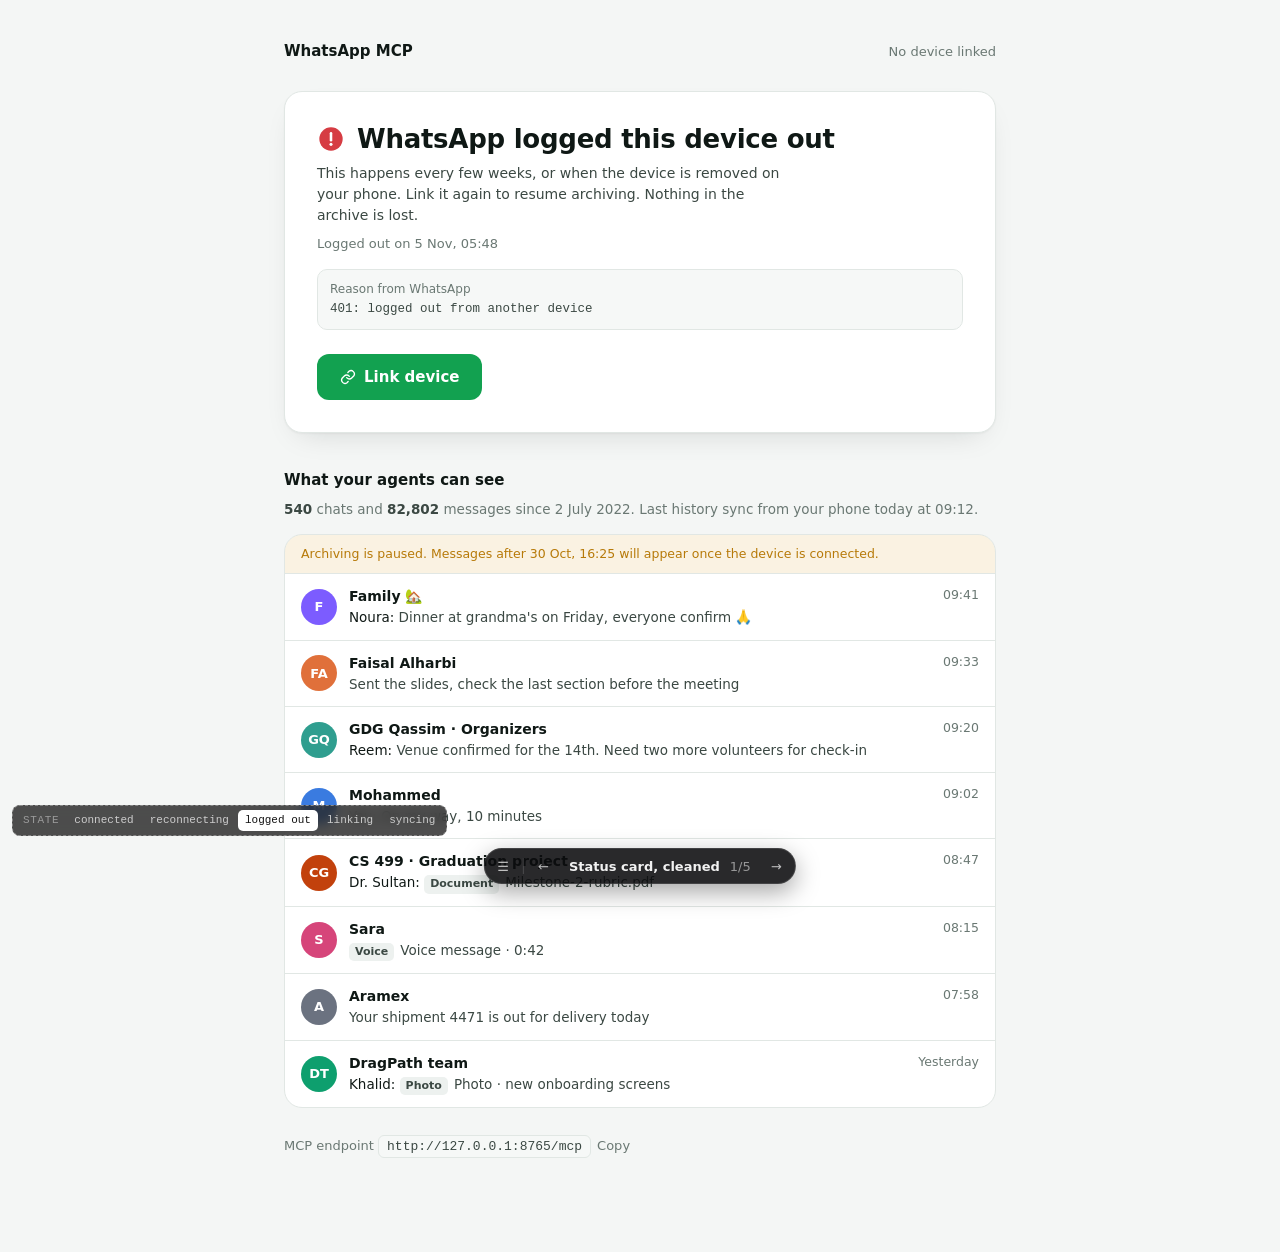
<file: mocks/status-page/a3-status-card-cleaned.html>
<!doctype html>
<html lang="en">
<head>
<meta charset="utf-8">
<meta name="viewport" content="width=device-width, initial-scale=1">
<title>WhatsApp MCP</title>
<link rel="stylesheet" href="../_shared/tokens.css">
<style>
  .page { max-width: 760px; margin: 0 auto; padding: 40px 24px 96px; }
  header { display: flex; align-items: center; justify-content: space-between; margin-bottom: 28px; }
  .brand { display: flex; align-items: center; gap: 10px; font-weight: 650; font-size: 15px; }
  .brand .logo { width: 30px; height: 30px; border-radius: 9px; background: var(--accent); display: grid; place-items: center; color: var(--accent-ink); }
  .brand .logo svg { width: 17px; height: 17px; }
  .brand small { color: var(--muted); font-weight: 450; margin-left: 4px; }

  .hero {
    position: relative; overflow: hidden;
    background: var(--surface); border: 1px solid var(--border); border-radius: var(--radius-lg);
    box-shadow: var(--shadow); padding: 32px;
  }
  .hero[data-tone="ok"] { --glow: var(--accent-soft); }
  .hero[data-tone="warn"] { --glow: var(--warn-soft); }
  .hero[data-tone="bad"] { --glow: var(--danger-soft); }
  .hero-top { display: flex; align-items: center; justify-content: space-between; gap: 16px; position: relative; }
  .hero h1 { display: flex; align-items: center; gap: 12px; font-size: 26px; line-height: 1.2; letter-spacing: -0.01em; margin: 0 0 8px; position: relative; }
  .hero h1 svg { width: 28px; height: 28px; flex: none; }
  .hero p.detail { color: var(--text-2); margin: 0; max-width: 54ch; position: relative; }
  .err { margin-top: 16px; padding: 10px 12px; border-radius: 10px; background: var(--surface-2); border: 1px solid var(--border);
         color: var(--text-2); font-family: var(--mono); font-size: 12.5px; position: relative; overflow-wrap: anywhere; }
  .err b { color: var(--muted); font-weight: 500; font-family: var(--font); font-size: 12px; display: block; margin-bottom: 2px; }
  .actions { display: flex; gap: 10px; margin-top: 24px; position: relative; flex-wrap: wrap; align-items: center; }
  .since { color: var(--muted); font-size: 13px; }

  /* Linking */
  .link-grid { display: grid; grid-template-columns: auto 1fr; gap: 32px; align-items: center; margin-top: 20px; position: relative; }
  .qr-wrap { position: relative; }
  .qr-timer { display: flex; align-items: center; gap: 8px; color: var(--muted); font-size: 12.5px; margin-top: 12px; justify-content: center; }
  .qr-timer svg { width: 16px; height: 16px; transform: rotate(-90deg); }
  .steps { margin: 0; padding: 0; list-style: none; display: grid; gap: 14px; counter-reset: s; }
  .steps li { display: flex; gap: 12px; color: var(--text-2); }
  .steps li::before { counter-increment: s; content: counter(s); flex: none; width: 24px; height: 24px; border-radius: 50%;
    display: grid; place-items: center; font-size: 12px; font-weight: 650; background: var(--surface-3); color: var(--text); }
  .steps b { color: var(--text); font-weight: 600; }
  .alt { margin-top: 20px; padding-top: 18px; border-top: 1px solid var(--border); }
  .code-form { display: flex; gap: 8px; margin-top: 10px; }
  .input { height: 38px; padding: 0 12px; border-radius: 10px; border: 1px solid var(--border-strong); background: var(--surface-2); flex: 1; min-width: 0; }
  .input:focus { outline: 2px solid var(--accent); outline-offset: 1px; }
  .pair-code { display: flex; gap: 6px; margin-top: 12px; }
  .pair-code span { width: 34px; height: 42px; display: grid; place-items: center; border-radius: 8px; background: var(--surface-2);
    border: 1px solid var(--border-strong); font: 600 18px var(--mono); }
  .pair-code i { width: 10px; }

  /* Syncing */
  .counter { display: flex; align-items: baseline; gap: 10px; margin-top: 22px; position: relative; }
  .counter strong { font-size: 44px; font-weight: 700; letter-spacing: -0.02em; font-variant-numeric: tabular-nums; }
  .quiet { display: flex; align-items: center; gap: 10px; margin-top: 8px; color: var(--muted); font-size: 13px; position: relative; }
  .bars { display: flex; gap: 3px; align-items: flex-end; height: 18px; }
  .bars i { width: 4px; border-radius: 2px; background: var(--accent); animation: bar 1s ease-in-out infinite; }
  .bars i:nth-child(2) { animation-delay: .15s } .bars i:nth-child(3) { animation-delay: .3s } .bars i:nth-child(4) { animation-delay: .45s }
  @keyframes bar { 0%,100% { height: 5px } 50% { height: 18px } }

  /* Stats */
  .stats { display: grid; grid-template-columns: repeat(4, 1fr); gap: 12px; margin-top: 16px; }
  .stat { background: var(--surface); border: 1px solid var(--border); border-radius: var(--radius); padding: 14px 16px; }
  .stat .k { color: var(--muted); font-size: 12.5px; }
  .stat .v { font-size: 20px; font-weight: 650; margin-top: 2px; font-variant-numeric: tabular-nums; }
  .stat .s { color: var(--muted); font-size: 12px; }

  /* Messages */
  section.feed { margin-top: 36px; }
  .sec-head { display: flex; align-items: baseline; justify-content: space-between; margin-bottom: 10px; }
  .sec-head h2 { font-size: 15px; margin: 0; }
  .summary { margin: -2px 0 14px; color: var(--muted); font-size: 13.5px; }
  .summary b { color: var(--text-2); font-weight: 600; font-variant-numeric: tabular-nums; }
  .list { background: var(--surface); border: 1px solid var(--border); border-radius: var(--radius-lg); overflow: hidden; }
  .row { display: flex; gap: 12px; padding: 12px 16px; align-items: center; }
  .row + .row { border-top: 1px solid var(--border); }
  .row:hover { background: var(--surface-2); }
  .row .body { flex: 1; min-width: 0; }
  .row .top { display: flex; justify-content: space-between; gap: 12px; }
  .row .chat { font-weight: 600; white-space: nowrap; overflow: hidden; text-overflow: ellipsis; }
  .row .time { color: var(--muted); font-size: 12.5px; flex: none; }
  .row .text { color: var(--text-2); white-space: nowrap; overflow: hidden; text-overflow: ellipsis; font-size: 13.5px; }
  .kind { display: inline-block; font-size: 11px; font-weight: 600; padding: 1px 6px; border-radius: 5px; background: var(--surface-3); color: var(--text-2); margin-right: 6px; }
  .stale { padding: 10px 16px; font-size: 12.5px; color: var(--warn); background: var(--warn-soft); border-bottom: 1px solid var(--border); }

  footer { margin-top: 28px; display: flex; justify-content: space-between; align-items: center; color: var(--muted); font-size: 13px; gap: 16px; flex-wrap: wrap; }
  footer code { font-family: var(--mono); color: var(--text-2); background: var(--surface-2); padding: 3px 8px; border-radius: 6px; border: 1px solid var(--border); }
  .copy { all: unset; cursor: pointer; color: var(--muted); margin-left: 6px; }
  .danger-link { all: unset; cursor: pointer; color: var(--muted); }
  .danger-link:hover { color: var(--danger); }

  @media (max-width: 720px) {
    .stats { grid-template-columns: repeat(2, 1fr); }
    .link-grid { grid-template-columns: 1fr; justify-items: center; }
  }
</style>
</head>
<body>
<div class="page">
  <header>
    <div class="brand">
      WhatsApp MCP
    </div>
    <span class="muted" style="font-size:13px" id="acct"></span>
  </header>

  <div class="hero" id="hero"></div>


  <section class="feed">
    <div class="sec-head"><h2>What your agents can see</h2></div>
    <p class="summary" id="summary"></p>
    <div class="list" id="list"></div>
  </section>

  <footer>
    <span>MCP endpoint <code id="url"></code><button class="copy" title="Copy">Copy</button></span>
    <button class="danger-link" id="unlink">Unlink this device</button>
  </footer>
</div>

<script src="../_shared/data.js"></script>
<script>
  const $ = (s) => document.querySelector(s);
  const icon = {
    link: '<svg viewBox="0 0 24 24" fill="none" stroke="currentColor" stroke-width="2" stroke-linecap="round" stroke-linejoin="round"><path d="M10 13a5 5 0 0 0 7.5.5l3-3a5 5 0 0 0-7-7l-1.7 1.7"/><path d="M14 11a5 5 0 0 0-7.5-.5l-3 3a5 5 0 0 0 7 7l1.7-1.7"/></svg>',
    refresh: '<svg viewBox="0 0 24 24" fill="none" stroke="currentColor" stroke-width="2" stroke-linecap="round" stroke-linejoin="round"><path d="M21 12a9 9 0 1 1-2.6-6.4L21 8"/><path d="M21 3v5h-5"/></svg>',
  };
  let timer;
  const mark = {
    ok: '<svg viewBox="0 0 24 24" fill="none" stroke="#34b7f1" stroke-width="2" stroke-linecap="round" stroke-linejoin="round" aria-label="Connected"><path d="M1.5 12.5l4.5 4.5L15.5 7.5"/><path d="M11 16l1 1L22.5 7.5"/></svg>',
    warn: '<svg viewBox="0 0 24 24" fill="none" stroke="var(--muted)" stroke-width="2" stroke-linecap="round" stroke-linejoin="round" aria-label="Offline"><path d="M5 12.5l4.5 4.5L19 7.5"/></svg>',
    pending: '<svg viewBox="0 0 24 24" fill="none" stroke="var(--muted)" stroke-width="1.8" stroke-linecap="round" aria-label="Waiting"><circle cx="12" cy="12" r="8.5"/><path d="M12 7.5V12l3 2"/></svg>',
    bad: '<svg viewBox="0 0 24 24" aria-label="Logged out"><circle cx="12" cy="12" r="10" fill="var(--danger)"/><path d="M12 7v6" stroke="#fff" stroke-width="2.2" stroke-linecap="round"/><circle cx="12" cy="16.6" r="1.3" fill="#fff"/></svg>',
  };

  window.render = (name) => {
    clearInterval(timer);
    const st = WA.states[name];
    const hero = $("#hero");
    hero.dataset.tone = st.tone;
    $("#acct").textContent = name === "logged_out" || name === "linking" ? "No device linked" : `${WA.pushName}, ${WA.account}`;
    $("#url").textContent = WA.url;
    $("#unlink").style.display = name === "connected" || name === "reconnecting" ? "" : "none";

    const m = mark[name === "linking" ? "pending" : st.tone];
    if (name === "linking") {
      hero.innerHTML = `
        <h1>${m}${st.title}</h1>
        <div class="link-grid">
          <div class="qr-wrap">
            <div class="qr" id="qr">${WA.qr(216, 1)}</div>
            <div class="qr-timer"><span id="qrt">New code in 20s</span></div>
          </div>
          <div>
            <ol class="steps">
              <li><span>Open <b>WhatsApp</b> on your phone</span></li>
              <li><span>Go to <b>Settings › Linked devices</b></span></li>
              <li><span>Tap <b>Link a device</b> and point the camera here</span></li>
            </ol>
            <div class="alt">
              <span class="muted" style="font-size:13px">Camera not handy? Link with your phone number instead.</span>
              <div class="code-form" id="cf"><input class="input" placeholder="+966 5x xxx xxxx" value="+966 55 012 3456"><button class="btn" onclick="showCode()">Get code</button></div>
            </div>
            <div class="actions" style="margin-top:20px"><button class="btn btn-ghost" style="padding:0" onclick="setMockState('logged_out')">Cancel</button></div>
          </div>
        </div>`;
      let left = 20, seed = 1;
      timer = setInterval(() => {
        left = left <= 1 ? (seed++, $("#qr").innerHTML = WA.qr(216, seed), 20) : left - 1;
        $("#qrt").textContent = `New code in ${left}s`;
      }, 1000);
    } else if (name === "syncing") {
      const h = st.history;
      hero.innerHTML = `
        <h1>${m}${st.title}</h1>
        <p class="detail">${st.detail}</p>
        <div class="counter"><strong id="cnt">${h.stored.toLocaleString()}</strong><span class="muted">messages stored · ${h.chunks} batches</span></div>
        <div class="quiet"><span class="bars"><i></i><i></i><i></i><i></i></span><span>Last batch ${h.quietFor}s ago</span></div>`;
      let n = h.stored;
      timer = setInterval(() => { n += Math.floor(Math.random() * 90); $("#cnt").textContent = n.toLocaleString(); }, 900);
    } else {
      const action = {
        connected: `<button class="btn">${icon.refresh}Request older history…</button>`,
        reconnecting: `<button class="btn btn-primary">${icon.refresh}Retry now</button><span class="since">Next try in <span id="nx">${st.retry?.nextIn}</span>s (attempt ${st.retry?.attempt})</span>`,
        logged_out: `<button class="btn btn-primary btn-lg" onclick="setMockState('linking')">${icon.link}Link device</button>`,
      }[name];
      hero.innerHTML = `
        <h1>${m}${st.title}</h1>
        <p class="detail">${st.detail}</p>
        <p class="since" style="margin:8px 0 0">${st.since}</p>
        ${st.error ? `<div class="err"><b>${name === "logged_out" ? "Reason from WhatsApp" : "Last error"}</b>${st.error}</div>` : ""}
        <div class="actions">${action}</div>`;
      if (name === "reconnecting") {
        let nx = st.retry.nextIn;
        timer = setInterval(() => { nx = nx <= 1 ? 16 : nx - 1; $("#nx").textContent = nx; }, 1000);
      }
    }

    const live = name === "connected" || name === "syncing";
    $("#summary").innerHTML = `<b>540</b> chats and <b>82,802</b> messages since 2 July 2022. Last history sync from your phone today at 09:12.`;

    const offline = name === "reconnecting" || name === "logged_out" || name === "linking";
    $("#list").innerHTML = (offline ? `<div class="stale">Archiving is paused. Messages after 30 Oct, 16:25 will appear once the device is connected.</div>` : "") +
      WA.messages.map((m) => `
        <div class="row">
          <div class="avatar" style="background:${m.color}">${WA.initials(m.chat)}</div>
          <div class="body">
            <div class="top"><span class="chat">${m.chat}</span><span class="time">${m.time}</span></div>
            <div class="text">${m.group ? `<span style="color:var(--text)">${m.sender}:</span> ` : m.fromMe ? "You: " : ""}${m.kind ? `<span class="kind">${m.kind}</span>` : ""}${m.text}</div>
          </div>
        </div>`).join("");
  };
  window.showCode = () => {
    $("#cf").outerHTML = `<div><div class="pair-code">${"KD7F29QX".split("").map((c, i) => (i === 4 ? "<i></i>" : "") + `<span>${c}</span>`).join("")}</div>
      <div class="muted" style="font-size:13px;margin-top:8px">On your phone: Link a device › <b style="color:var(--text)">Link with phone number instead</b>, then enter this code.</div></div>`;
  };
</script>
<script src="../_shared/preview.js"></script>
<script src="variants.js"></script>
<script src="mocknav.js"></script>
</body>
</html>
</file>
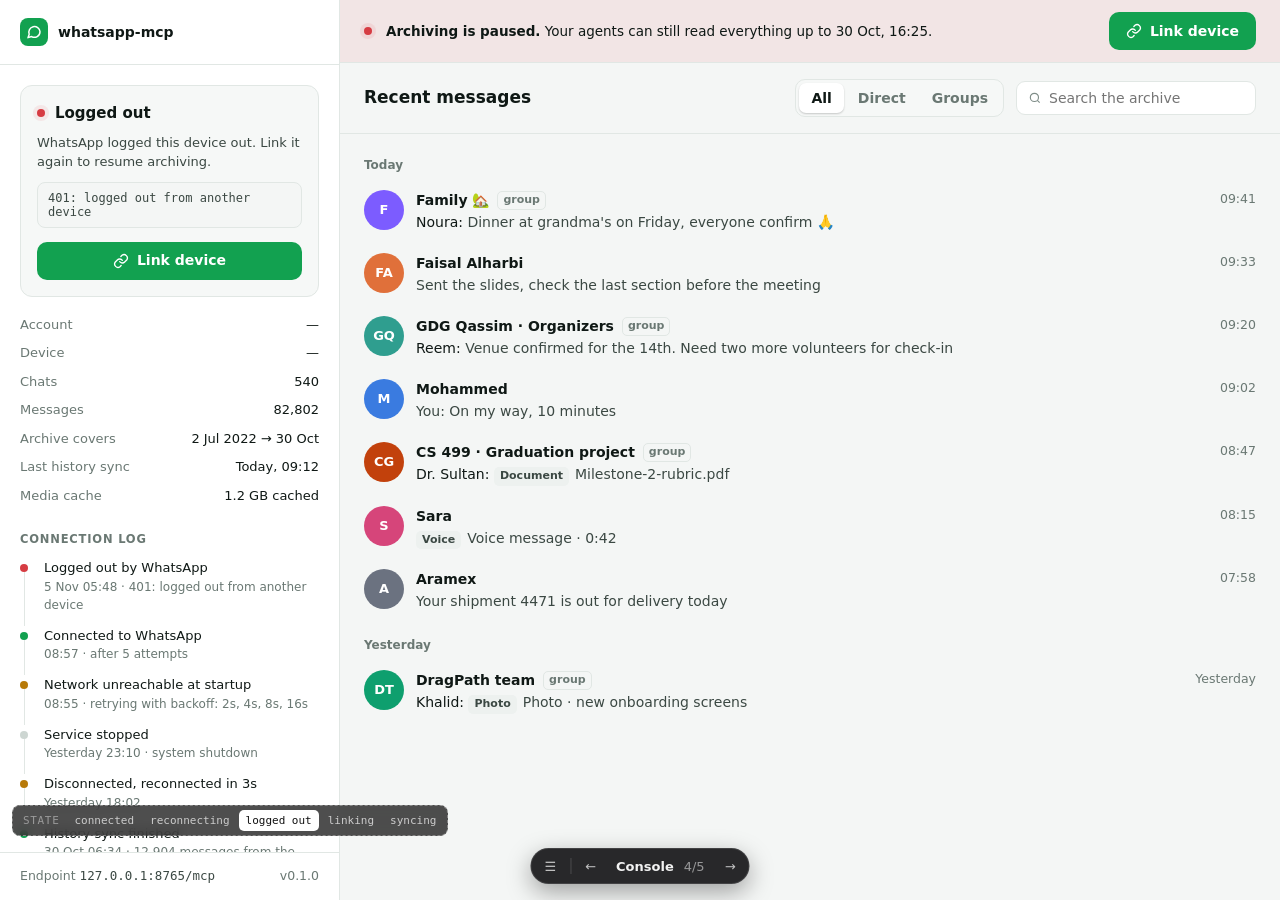
<file: mocks/status-page/b-console.html>
<!doctype html>
<html lang="en">
<head>
<meta charset="utf-8">
<meta name="viewport" content="width=device-width, initial-scale=1">
<title>B · Console — whatsapp-mcp</title>
<link rel="stylesheet" href="../_shared/tokens.css">
<style>
  body { height: 100vh; overflow: hidden; }
  .shell { display: grid; grid-template-columns: 340px 1fr; height: 100vh; }
  aside { border-right: 1px solid var(--border); background: var(--surface); display: flex; flex-direction: column; min-height: 0; }
  .side-scroll { overflow: auto; padding: 20px; flex: 1; }
  .brand { display: flex; align-items: center; gap: 10px; font-weight: 650; padding: 18px 20px; border-bottom: 1px solid var(--border); }
  .brand .logo { width: 28px; height: 28px; border-radius: 8px; background: var(--accent); display: grid; place-items: center; color: var(--accent-ink); }
  .brand .logo svg { width: 16px; height: 16px; }

  .conn { border: 1px solid var(--border); border-radius: var(--radius); padding: 16px; background: var(--surface-2); }
  .conn-head { display: flex; align-items: center; gap: 10px; font-weight: 650; font-size: 15px; }
  .conn p { margin: 8px 0 0; color: var(--text-2); font-size: 13px; }
  .conn .err { margin-top: 10px; font: 12px var(--mono); color: var(--text-2); background: var(--bg); border: 1px solid var(--border); border-radius: 8px; padding: 8px 10px; overflow-wrap: anywhere; }
  .conn .btn { width: 100%; margin-top: 14px; }

  dl { margin: 18px 0 0; display: grid; grid-template-columns: auto 1fr; gap: 9px 14px; font-size: 13px; }
  dt { color: var(--muted); }
  dd { margin: 0; text-align: right; font-variant-numeric: tabular-nums; overflow: hidden; text-overflow: ellipsis; white-space: nowrap; }

  h3 { font-size: 11.5px; letter-spacing: .07em; text-transform: uppercase; color: var(--muted); margin: 26px 0 10px; font-weight: 600; }
  .events { list-style: none; margin: 0; padding: 0; }
  .events li { display: grid; grid-template-columns: 14px 1fr; gap: 10px; padding-bottom: 12px; position: relative; }
  .events li::after { content: ""; position: absolute; left: 3.5px; top: 14px; bottom: 0; width: 1px; background: var(--border); }
  .events li:last-child::after { display: none; }
  .events .dot { margin-top: 6px; box-shadow: none !important; animation: none !important; }
  .events .dot.muted { background: var(--border-strong); }
  .events .t { color: var(--muted); font-size: 12px; }
  .events .x { font-size: 13px; }
  .events .s { color: var(--muted); font-size: 12px; }

  .side-foot { padding: 14px 20px; border-top: 1px solid var(--border); font-size: 12.5px; color: var(--muted); display: flex; justify-content: space-between; gap: 10px; }
  .side-foot code { font-family: var(--mono); color: var(--text-2); }

  main { display: flex; flex-direction: column; min-width: 0; min-height: 0; }
  .banner { display: flex; align-items: center; gap: 14px; padding: 12px 24px; border-bottom: 1px solid var(--border); }
  .banner.bad { background: var(--danger-soft); }
  .banner.warn { background: var(--warn-soft); }
  .banner .msg { flex: 1; font-size: 13.5px; }
  .banner b { font-weight: 650; }
  .toolbar { display: flex; align-items: center; gap: 12px; padding: 16px 24px; border-bottom: 1px solid var(--border); }
  .toolbar h1 { font-size: 17px; margin: 0; flex: 1; }
  .search { height: 34px; width: 240px; padding: 0 12px 0 32px; border-radius: 9px; border: 1px solid var(--border); background: var(--surface) url("data:image/svg+xml,%3Csvg xmlns='http://www.w3.org/2000/svg' width='14' height='14' fill='none' stroke='%237f8d88' stroke-width='2' viewBox='0 0 24 24'%3E%3Ccircle cx='11' cy='11' r='7'/%3E%3Cpath d='m20 20-4-4'/%3E%3C/svg%3E") no-repeat 11px center; }

  .feed { overflow: auto; flex: 1; padding: 8px 12px 80px; }
  .day { color: var(--muted); font-size: 12px; font-weight: 600; padding: 14px 12px 6px; }
  .msg-row { display: grid; grid-template-columns: 40px 1fr auto; gap: 12px; padding: 10px 12px; border-radius: 10px; align-items: start; }
  .msg-row:hover { background: var(--surface); }
  .msg-row .avatar { width: 40px; height: 40px; }
  .msg-row .who { font-weight: 600; display: flex; gap: 8px; align-items: center; min-width: 0; }
  .msg-row .who .chat { overflow: hidden; text-overflow: ellipsis; white-space: nowrap; }
  .tag { font-size: 11px; font-weight: 600; color: var(--muted); border: 1px solid var(--border); border-radius: 5px; padding: 0 5px; flex: none; }
  .msg-row .text { color: var(--text-2); margin-top: 1px; }
  .msg-row .time { color: var(--muted); font-size: 12.5px; }
  .kind { display: inline-block; font-size: 11px; font-weight: 600; padding: 1px 6px; border-radius: 5px; background: var(--surface-3); color: var(--text-2); margin-right: 6px; }

  /* Dialog */
  .scrim { position: fixed; inset: 0; background: rgba(0,0,0,.55); backdrop-filter: blur(3px); display: grid; place-items: center; z-index: 50; }
  .dialog { width: 440px; background: var(--surface); border: 1px solid var(--border); border-radius: var(--radius-lg); box-shadow: 0 30px 80px -20px rgba(0,0,0,.7); padding: 24px; }
  .dialog-head { display: flex; justify-content: space-between; align-items: center; }
  .dialog h2 { font-size: 18px; margin: 0; }
  .x-btn { all: unset; cursor: pointer; color: var(--muted); font-size: 20px; line-height: 1; padding: 4px 8px; border-radius: 6px; }
  .x-btn:hover { background: var(--surface-2); }
  .dialog .seg { margin: 18px 0; width: 100%; }
  .dialog .seg button { flex: 1; }
  .qr-box { display: grid; justify-items: center; gap: 12px; }
  .qr-meta { display: flex; align-items: center; gap: 8px; color: var(--muted); font-size: 12.5px; }
  .bar { width: 216px; height: 4px; background: var(--surface-3); border-radius: 2px; overflow: hidden; }
  .bar i { display: block; height: 100%; background: var(--accent); transition: width 1s linear; }
  .hint { text-align: center; color: var(--text-2); font-size: 13.5px; margin: 16px 0 0; }
  .hint b { color: var(--text); }
  .input { height: 40px; padding: 0 12px; border-radius: 10px; border: 1px solid var(--border-strong); background: var(--surface-2); width: 100%; }
  .pair-code { display: flex; gap: 6px; justify-content: center; margin: 18px 0 6px; }
  .pair-code span { width: 38px; height: 48px; display: grid; place-items: center; border-radius: 9px; background: var(--surface-2); border: 1px solid var(--border-strong); font: 600 20px var(--mono); }
  .pair-code i { width: 10px; }
  .sync-big { text-align: center; padding: 10px 0 4px; }
  .sync-big strong { display: block; font-size: 46px; font-weight: 700; letter-spacing: -0.02em; font-variant-numeric: tabular-nums; }
  .check { width: 52px; height: 52px; border-radius: 50%; background: var(--accent-soft); color: var(--accent); display: grid; place-items: center; margin: 4px auto 14px; }
  .check svg { width: 26px; height: 26px; }
</style>
</head>
<body>
<div class="shell">
  <aside>
    <div class="brand"><div class="logo"><svg viewBox="0 0 24 24" fill="none" stroke="currentColor" stroke-width="2.2" stroke-linecap="round" stroke-linejoin="round"><path d="M21 11.5a8.4 8.4 0 0 1-12.6 7.3L3 20.5l1.8-5.2A8.4 8.4 0 1 1 21 11.5z"/></svg></div>whatsapp-mcp</div>
    <div class="side-scroll">
      <div class="conn" id="conn"></div>
      <dl id="facts"></dl>
      <h3>Connection log</h3>
      <ul class="events" id="events"></ul>
    </div>
    <div class="side-foot"><span>Endpoint <code id="url"></code></span><span>v0.1.0</span></div>
  </aside>

  <main>
    <div id="banner"></div>
    <div class="toolbar">
      <h1>Recent messages</h1>
      <div class="seg"><button aria-pressed="true">All</button><button>Direct</button><button>Groups</button></div>
      <input class="search" placeholder="Search the archive">
    </div>
    <div class="feed" id="feed"></div>
  </main>
</div>
<div id="modal"></div>

<script src="../_shared/data.js"></script>
<script>
  const $ = (s) => document.querySelector(s);
  const linkIcon = '<svg viewBox="0 0 24 24" fill="none" stroke="currentColor" stroke-width="2" stroke-linecap="round" stroke-linejoin="round"><path d="M10 13a5 5 0 0 0 7.5.5l3-3a5 5 0 0 0-7-7l-1.7 1.7"/><path d="M14 11a5 5 0 0 0-7.5-.5l-3 3a5 5 0 0 0 7 7l1.7-1.7"/></svg>';
  let timer;

  window.render = (name) => {
    clearInterval(timer);
    const st = WA.states[name];
    const a = WA.archive;
    const linked = name === "connected" || name === "reconnecting" || name === "syncing";
    const shown = name === "linking" || name === "syncing" ? "logged_out" : name; // the sidebar behind the dialog
    const bs = name === "syncing" ? WA.states.connected : WA.states[shown];

    const btn = {
      connected: `<button class="btn">Request older history…</button>`,
      reconnecting: `<button class="btn">Retry now</button>`,
      logged_out: `<button class="btn btn-primary" onclick="setMockState('linking')">${linkIcon}Link device</button>`,
    }[name === "syncing" ? "connected" : shown];
    $("#conn").innerHTML = `
      <div class="conn-head"><span class="dot ${bs.tone}"></span>${bs.label}</div>
      <p>${{ connected: "Archiving live messages.", reconnecting: `Retrying in the background · attempt ${WA.states.reconnecting.retry.attempt}, next in 14s`, logged_out: "WhatsApp logged this device out. Link it again to resume archiving." }[name === "syncing" ? "connected" : shown]}</p>
      ${bs.error ? `<div class="err">${bs.error}</div>` : ""}
      ${btn}`;

    $("#facts").innerHTML = [
      ["Account", linked ? WA.account : "—"],
      ["Device", linked ? WA.device : "—"],
      ["Chats", a.chats.toLocaleString()],
      ["Messages", a.messages.toLocaleString()],
      ["Archive covers", `${a.oldest} → ${linked ? "now" : "30 Oct"}`],
      ["Last history sync", a.lastHistorySync],
      ["Media cache", a.media],
    ].map(([k, v]) => `<dt>${k}</dt><dd>${v}</dd>`).join("");

    const ev = name === "logged_out" || name === "linking"
      ? [{ t: "5 Nov 05:48", tone: "bad", text: "Logged out by WhatsApp", sub: "401: logged out from another device" }, ...WA.events]
      : name === "reconnecting"
      ? [{ t: "08:55", tone: "warn", text: "Network unreachable, retrying", sub: "attempt 4 · next in 14s" }, ...WA.events.slice(2)]
      : WA.events;
    $("#events").innerHTML = ev.map((e) => `<li><span class="dot ${e.tone}"></span><div><div class="x">${e.text}</div><div class="s">${e.t}${e.sub ? " · " + e.sub : ""}</div></div></li>`).join("");
    $("#url").textContent = "127.0.0.1:8765/mcp";

    $("#banner").innerHTML = shown === "logged_out" && name !== "syncing"
      ? `<div class="banner bad"><span class="dot bad"></span><div class="msg"><b>Archiving is paused.</b> Your agents can still read everything up to 30 Oct, 16:25.</div><button class="btn btn-primary" onclick="setMockState('linking')">${linkIcon}Link device</button></div>`
      : name === "reconnecting"
      ? `<div class="banner warn"><span class="dot warn"></span><div class="msg"><b>Offline.</b> New messages will be archived as soon as the network is back.</div></div>`
      : "";

    $("#feed").innerHTML = `<div class="day">Today</div>` + WA.messages.map((m, i) => (i === 7 ? `<div class="day">Yesterday</div>` : "") + `
      <div class="msg-row">
        <div class="avatar" style="background:${m.color}">${WA.initials(m.chat)}</div>
        <div style="min-width:0">
          <div class="who"><span class="chat">${m.chat}</span>${m.group ? '<span class="tag">group</span>' : ""}</div>
          <div class="text">${m.group ? `<span style="color:var(--text)">${m.sender}:</span> ` : m.fromMe ? "You: " : ""}${m.kind ? `<span class="kind">${m.kind}</span>` : ""}${m.text}</div>
        </div>
        <span class="time">${m.time}</span>
      </div>`).join("");

    renderModal(name);
  };

  function renderModal(name) {
    const m = $("#modal");
    if (name === "linking") {
      m.innerHTML = `<div class="scrim"><div class="dialog">
        <div class="dialog-head"><h2>Link WhatsApp</h2><button class="x-btn" onclick="setMockState('logged_out')">×</button></div>
        <div class="seg" id="tabs"><button aria-pressed="true" data-t="qr">QR code</button><button aria-pressed="false" data-t="code">Phone number</button></div>
        <div id="tab"></div>
      </div></div>`;
      $("#tabs").onclick = (e) => { if (!e.target.dataset.t) return; $("#tabs").querySelectorAll("button").forEach((b) => b.setAttribute("aria-pressed", b === e.target)); tab(e.target.dataset.t); };
      tab("qr");
    } else if (name === "syncing") {
      const h = WA.states.syncing.history;
      m.innerHTML = `<div class="scrim"><div class="dialog">
        <div class="check"><svg viewBox="0 0 24 24" fill="none" stroke="currentColor" stroke-width="2.5" stroke-linecap="round" stroke-linejoin="round"><path d="M5 12.5l4.5 4.5L19 7"/></svg></div>
        <h2 style="text-align:center">Linked as ${WA.pushName}</h2>
        <p class="hint">Your phone is sending history. Keep WhatsApp open.</p>
        <div class="sync-big"><strong id="cnt">${h.stored.toLocaleString()}</strong><span class="muted">messages stored · last batch ${h.quietFor}s ago</span></div>
        <p class="hint" style="font-size:12.5px;color:var(--muted)">You can close this. History keeps arriving in the background.</p>
        <button class="btn" style="width:100%;margin-top:14px" onclick="setMockState('connected')">Done</button>
      </div></div>`;
      let n = h.stored;
      timer = setInterval(() => { n += Math.floor(Math.random() * 90); $("#cnt").textContent = n.toLocaleString(); }, 900);
    } else m.innerHTML = "";
  }

  function tab(t) {
    clearInterval(timer);
    if (t === "qr") {
      $("#tab").innerHTML = `<div class="qr-box"><div class="qr" id="qr">${WA.qr(216, 3)}</div><div class="bar"><i id="bar" style="width:100%"></i></div><div class="qr-meta" id="qrt">Refreshes in 20s</div></div>
        <p class="hint">On your phone: <b>Settings › Linked devices › Link a device</b>, then scan.</p>`;
      let left = 20, seed = 3;
      timer = setInterval(() => {
        left = left <= 1 ? (seed++, $("#qr").innerHTML = WA.qr(216, seed), 20) : left - 1;
        $("#qrt").textContent = `Refreshes in ${left}s`;
        $("#bar").style.width = (left / 20) * 100 + "%";
      }, 1000);
    } else {
      $("#tab").innerHTML = `<label class="muted" style="font-size:13px">Your phone number, with country code</label>
        <div style="display:flex;gap:8px;margin-top:6px"><input class="input" value="+966 55 012 3456"><button class="btn btn-primary" onclick="code()">Get code</button></div>
        <div id="code"></div>`;
    }
  }
  window.code = () => {
    $("#code").innerHTML = `<div class="pair-code">${"KD7F29QX".split("").map((c, i) => (i === 4 ? "<i></i>" : "") + `<span>${c}</span>`).join("")}</div>
      <p class="hint">On your phone: Link a device › <b>Link with phone number instead</b>, then type this code.</p>`;
  };
</script>
<script src="../_shared/preview.js"></script>
<script src="variants.js"></script>
<script src="mocknav.js"></script>
</body>
</html>
</file>
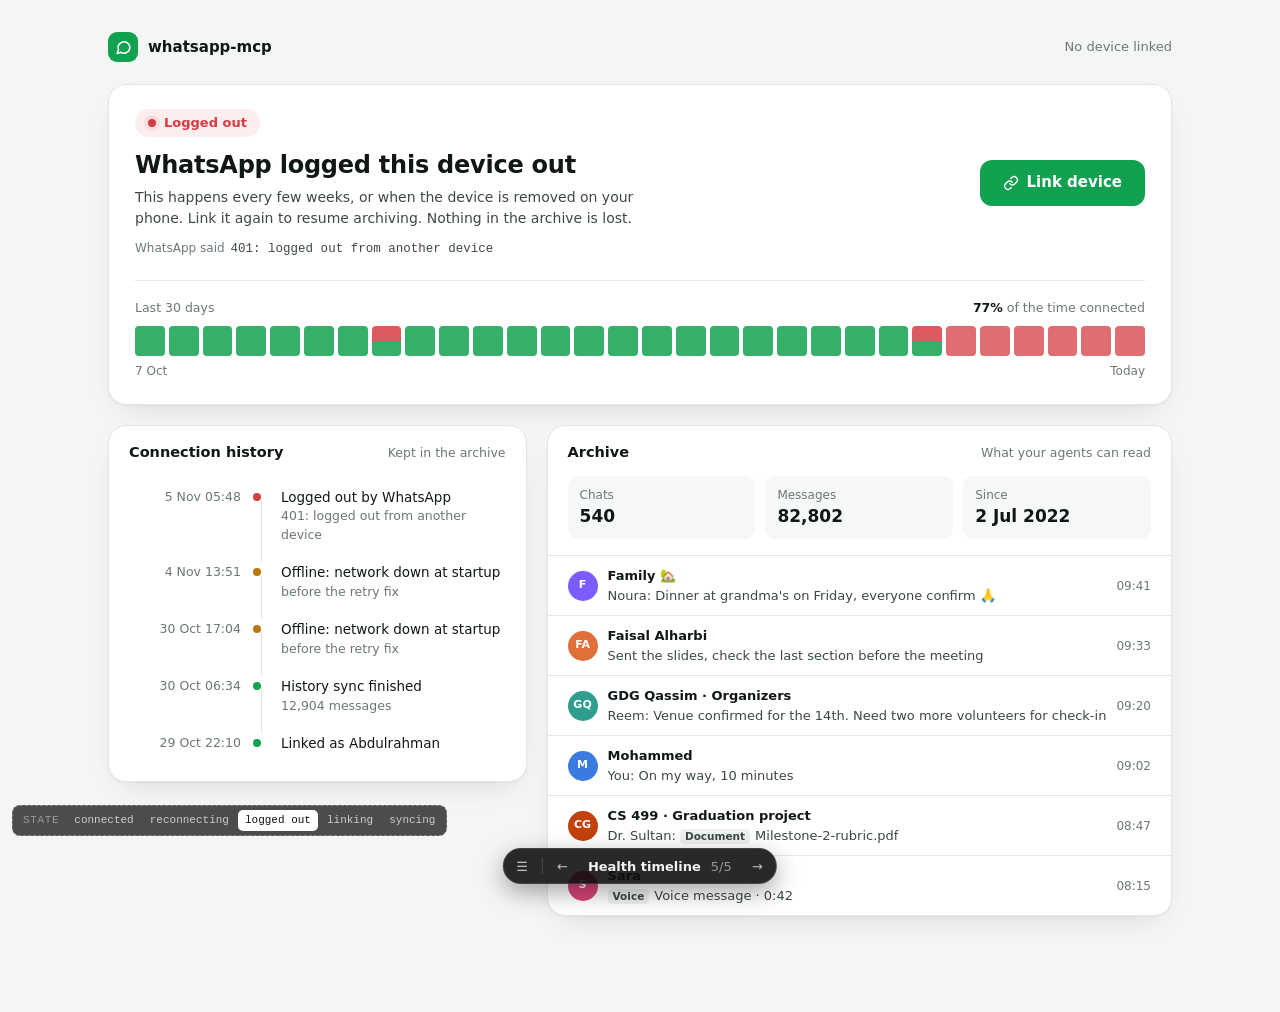
<file: mocks/status-page/c-health-timeline.html>
<!doctype html>
<html lang="en">
<head>
<meta charset="utf-8">
<meta name="viewport" content="width=device-width, initial-scale=1">
<title>C · Health timeline — whatsapp-mcp</title>
<link rel="stylesheet" href="../_shared/tokens.css">
<style>
  .page { max-width: 1120px; margin: 0 auto; padding: 32px 28px 96px; }
  header { display: flex; align-items: center; gap: 12px; margin-bottom: 22px; }
  .brand { display: flex; align-items: center; gap: 10px; font-weight: 650; font-size: 15px; flex: 1; }
  .brand .logo { width: 30px; height: 30px; border-radius: 9px; background: var(--accent); display: grid; place-items: center; color: var(--accent-ink); }
  .brand .logo svg { width: 17px; height: 17px; }
  .acct { color: var(--muted); font-size: 13px; }

  .panel { background: var(--surface); border: 1px solid var(--border); border-radius: var(--radius-lg); box-shadow: var(--shadow); }
  .health { padding: 24px 26px; display: grid; grid-template-columns: 1fr auto; gap: 24px 40px; align-items: center; }
  .health h1 { margin: 10px 0 4px; font-size: 24px; letter-spacing: -0.01em; }
  .health p { margin: 0; color: var(--text-2); max-width: 56ch; }
  .health .err { margin-top: 12px; font: 12.5px var(--mono); color: var(--text-2); overflow-wrap: anywhere; }
  .health .err b { font: 500 12px var(--font); color: var(--muted); margin-right: 6px; }
  .health .acts { display: flex; gap: 10px; align-items: center; justify-content: flex-end; }

  .uptime { grid-column: 1 / -1; border-top: 1px solid var(--border); padding-top: 18px; }
  .uptime-head { display: flex; justify-content: space-between; font-size: 12.5px; color: var(--muted); margin-bottom: 8px; }
  .uptime-head b { color: var(--text); font-weight: 600; }
  .strip { display: grid; grid-template-columns: repeat(30, 1fr); gap: 4px; }
  .strip i { height: 30px; border-radius: 4px; background: var(--accent); opacity: .85; position: relative; }
  .strip i.part { background: linear-gradient(to top, var(--accent) 45%, var(--danger) 45%); }
  .strip i.off { background: var(--danger); opacity: .75; }
  .strip i.none { background: var(--surface-3); opacity: 1; }
  .strip i:hover { opacity: 1; outline: 2px solid var(--text); outline-offset: 1px; }
  .strip i:hover::after { content: attr(data-tip); position: absolute; bottom: 38px; left: 50%; transform: translateX(-50%); white-space: nowrap;
    background: var(--text); color: var(--bg); font-size: 12px; padding: 4px 8px; border-radius: 6px; z-index: 2; }
  .strip-foot { display: flex; justify-content: space-between; font-size: 12px; color: var(--muted); margin-top: 6px; }

  /* Re-link stepper */
  .stepper { grid-column: 1 / -1; border-top: 1px solid var(--border); padding-top: 22px; }
  .steps { display: grid; grid-template-columns: repeat(3, 1fr); gap: 10px; }
  .step { display: flex; gap: 10px; align-items: center; padding: 10px 12px; border-radius: 10px; color: var(--muted); border: 1px solid var(--border); }
  .step .n { width: 24px; height: 24px; border-radius: 50%; display: grid; place-items: center; font-size: 12px; font-weight: 650; background: var(--surface-3); color: var(--text-2); flex: none; }
  .step.on { color: var(--text); border-color: var(--accent); background: var(--accent-soft); }
  .step.on .n { background: var(--accent); color: var(--accent-ink); }
  .step.done .n { background: var(--accent-soft); color: var(--accent); }
  .step-body { margin-top: 22px; display: grid; grid-template-columns: auto 1fr; gap: 36px; align-items: center; }
  .qr-col { display: grid; justify-items: center; gap: 10px; }
  .timer { font-size: 12.5px; color: var(--muted); display: flex; gap: 8px; align-items: center; }
  .timer svg { width: 16px; height: 16px; transform: rotate(-90deg); }
  .phone-steps { margin: 0; padding: 0; list-style: none; display: grid; gap: 12px; }
  .phone-steps li { display: flex; gap: 12px; align-items: center; color: var(--text-2); }
  .phone-steps li .ic { width: 34px; height: 34px; border-radius: 10px; background: var(--surface-2); border: 1px solid var(--border); display: grid; place-items: center; flex: none; color: var(--text); }
  .phone-steps li .ic svg { width: 17px; height: 17px; }
  .phone-steps b { color: var(--text); font-weight: 600; }
  .linkish { all: unset; cursor: pointer; color: var(--accent); font-weight: 550; font-size: 13.5px; }
  .input { height: 38px; padding: 0 12px; border-radius: 10px; border: 1px solid var(--border-strong); background: var(--surface-2); width: 220px; }
  .pair-code { display: flex; gap: 6px; margin-top: 12px; }
  .pair-code span { width: 34px; height: 42px; display: grid; place-items: center; border-radius: 8px; background: var(--surface-2); border: 1px solid var(--border-strong); font: 600 18px var(--mono); }
  .pair-code i { width: 10px; }
  .big-n { font-size: 48px; font-weight: 700; letter-spacing: -0.02em; font-variant-numeric: tabular-nums; line-height: 1; }

  .cols { display: grid; grid-template-columns: 1.1fr 1fr; gap: 20px; margin-top: 20px; align-items: start; }
  .panel-h { display: flex; justify-content: space-between; align-items: baseline; padding: 16px 20px 6px; }
  .panel-h h2 { margin: 0; font-size: 14.5px; }
  .panel-h span { color: var(--muted); font-size: 12.5px; }

  .tl { list-style: none; margin: 0; padding: 8px 20px 18px; }
  .tl li { display: grid; grid-template-columns: 112px 16px 1fr; gap: 12px; padding: 9px 0; position: relative; }
  .tl li::before { content: ""; position: absolute; left: 131.5px; top: 22px; bottom: -9px; width: 1px; background: var(--border); }
  .tl li:last-child::before { display: none; }
  .tl .t { color: var(--muted); font-size: 12.5px; text-align: right; padding-top: 1px; }
  .tl .dot { margin-top: 6px; box-shadow: none !important; animation: none !important; }
  .tl .dot.muted { background: var(--border-strong); }
  .tl .x { font-size: 13.5px; }
  .tl .s { color: var(--muted); font-size: 12.5px; }

  .kv { display: grid; grid-template-columns: repeat(3, 1fr); padding: 6px 20px 16px; gap: 10px; }
  .kv > div { background: var(--surface-2); border-radius: 10px; padding: 10px 12px; }
  .kv .k { font-size: 12px; color: var(--muted); }
  .kv .v { font-size: 17px; font-weight: 650; font-variant-numeric: tabular-nums; }
  .msgs { border-top: 1px solid var(--border); }
  .m { display: flex; gap: 10px; padding: 10px 20px; align-items: center; }
  .m + .m { border-top: 1px solid var(--border); }
  .m .avatar { width: 30px; height: 30px; font-size: 11px; }
  .m .b { flex: 1; min-width: 0; font-size: 13px; }
  .m .c { font-weight: 600; }
  .m .tx { color: var(--text-2); white-space: nowrap; overflow: hidden; text-overflow: ellipsis; }
  .m .tm { color: var(--muted); font-size: 12px; flex: none; }
  .kind { display: inline-block; font-size: 10.5px; font-weight: 600; padding: 0 5px; border-radius: 4px; background: var(--surface-3); color: var(--text-2); margin-right: 5px; }
</style>
</head>
<body>
<div class="page">
  <header>
    <div class="brand"><div class="logo"><svg viewBox="0 0 24 24" fill="none" stroke="currentColor" stroke-width="2.2" stroke-linecap="round" stroke-linejoin="round"><path d="M21 11.5a8.4 8.4 0 0 1-12.6 7.3L3 20.5l1.8-5.2A8.4 8.4 0 1 1 21 11.5z"/></svg></div>whatsapp-mcp</div>
    <span class="acct" id="acct"></span>
  </header>

  <div class="panel health" id="health"></div>

  <div class="cols">
    <div class="panel">
      <div class="panel-h"><h2>Connection history</h2><span>Kept in the archive</span></div>
      <ul class="tl" id="tl"></ul>
    </div>
    <div class="panel">
      <div class="panel-h"><h2>Archive</h2><span>What your agents can read</span></div>
      <div class="kv" id="kv"></div>
      <div class="msgs" id="msgs"></div>
    </div>
  </div>
</div>

<script src="../_shared/data.js"></script>
<script>
  const $ = (s) => document.querySelector(s);
  const ic = {
    link: '<svg viewBox="0 0 24 24" fill="none" stroke="currentColor" stroke-width="2" stroke-linecap="round" stroke-linejoin="round"><path d="M10 13a5 5 0 0 0 7.5.5l3-3a5 5 0 0 0-7-7l-1.7 1.7"/><path d="M14 11a5 5 0 0 0-7.5-.5l-3 3a5 5 0 0 0 7 7l1.7-1.7"/></svg>',
    phone: '<svg viewBox="0 0 24 24" fill="none" stroke="currentColor" stroke-width="2" stroke-linecap="round" stroke-linejoin="round"><rect x="6" y="2" width="12" height="20" rx="2.5"/><path d="M11 18h2"/></svg>',
    gear: '<svg viewBox="0 0 24 24" fill="none" stroke="currentColor" stroke-width="2" stroke-linecap="round" stroke-linejoin="round"><circle cx="12" cy="12" r="3"/><path d="M19.4 15a1.7 1.7 0 0 0 .3 1.8l.1.1a2 2 0 1 1-2.8 2.8l-.1-.1a1.7 1.7 0 0 0-1.8-.3 1.7 1.7 0 0 0-1 1.5V21a2 2 0 1 1-4 0v-.1a1.7 1.7 0 0 0-1.1-1.5 1.7 1.7 0 0 0-1.8.3l-.1.1a2 2 0 1 1-2.8-2.8l.1-.1a1.7 1.7 0 0 0 .3-1.8 1.7 1.7 0 0 0-1.5-1H3a2 2 0 1 1 0-4h.1a1.7 1.7 0 0 0 1.5-1.1 1.7 1.7 0 0 0-.3-1.8l-.1-.1a2 2 0 1 1 2.8-2.8l.1.1a1.7 1.7 0 0 0 1.8.3H9a1.7 1.7 0 0 0 1-1.5V3a2 2 0 1 1 4 0v.1a1.7 1.7 0 0 0 1 1.5 1.7 1.7 0 0 0 1.8-.3l.1-.1a2 2 0 1 1 2.8 2.8l-.1.1a1.7 1.7 0 0 0-.3 1.8V9a1.7 1.7 0 0 0 1.5 1H21a2 2 0 1 1 0 4h-.1a1.7 1.7 0 0 0-1.5 1z"/></svg>',
    scan: '<svg viewBox="0 0 24 24" fill="none" stroke="currentColor" stroke-width="2" stroke-linecap="round" stroke-linejoin="round"><path d="M3 7V5a2 2 0 0 1 2-2h2M17 3h2a2 2 0 0 1 2 2v2M21 17v2a2 2 0 0 1-2 2h-2M7 21H5a2 2 0 0 1-2-2v-2"/><path d="M7 12h10"/></svg>',
  };
  let timer;

  // 30 days ending today (5 Nov). Oct 30 afternoon onward: offline after the reboot.
  function days(name) {
    const out = [];
    for (let i = 29; i >= 0; i--) {
      const d = new Date(2026, 10, 5 - i);
      const label = d.toLocaleDateString("en-GB", { day: "numeric", month: "short" });
      let cls = "", tip = "Connected all day";
      if (+d === +new Date(2026, 9, 30)) { cls = "part"; tip = "Offline from 17:04 (network down at boot)"; }
      else if (d > new Date(2026, 9, 30) && i > 0) { cls = "off"; tip = "Offline all day"; }
      else if (i === 0) {
        cls = { connected: "part", reconnecting: "off", logged_out: "off", linking: "off", syncing: "part" }[name];
        tip = { connected: "Back online at 08:57", syncing: "Re-linked just now" }[name] || "Offline so far";
      }
      if (+d === +new Date(2026, 9, 14)) { cls = "part"; tip = "Dropped for 6 min, reconnected"; }
      out.push(`<i class="${cls}" data-tip="${label}: ${tip}"></i>`);
    }
    return out.join("");
  }

  window.render = (name) => {
    clearInterval(timer);
    const st = WA.states[name];
    const relink = name === "linking" || name === "syncing";
    $("#acct").textContent = name === "logged_out" || name === "linking" ? "No device linked" : `${WA.pushName} · ${WA.account}`;

    const pill = `<span class="pill ${st.tone}"><span class="dot ${st.tone}"></span>${st.label}</span>`;
    const head = relink
      ? `<div>${pill}<h1>${name === "linking" ? "Link this device again" : st.title}</h1><p>${name === "linking" ? "Three steps, about a minute. Your archive stays as it is." : st.detail}</p></div>
         <div class="acts"><button class="btn btn-ghost" onclick="setMockState('${name === "linking" ? "logged_out" : "connected"}')">${name === "linking" ? "Cancel" : "Hide"}</button></div>`
      : `<div>${pill}<h1>${st.title}</h1><p>${st.detail}</p>${st.error ? `<div class="err"><b>${name === "logged_out" ? "WhatsApp said" : "Last error"}</b>${st.error}</div>` : ""}</div>
         <div class="acts">${{
           connected: `<span class="muted" style="font-size:13px">${st.since}</span>`,
           reconnecting: `<span class="muted" style="font-size:13px">Next try in 14s</span><button class="btn">Retry now</button>`,
           logged_out: `<button class="btn btn-primary btn-lg" onclick="setMockState('linking')">${ic.link}Link device</button>`,
         }[name]}</div>`;

    const lower = relink ? stepper(name) : `
      <div class="uptime">
        <div class="uptime-head"><span>Last 30 days</span><span><b>${name === "connected" ? "79%" : "77%"}</b> of the time connected</span></div>
        <div class="strip">${days(name)}</div>
        <div class="strip-foot"><span>7 Oct</span><span>Today</span></div>
      </div>`;
    $("#health").innerHTML = head + lower;
    if (name === "linking") startQR();
    if (name === "syncing") {
      let n = st.history.stored;
      timer = setInterval(() => { n += Math.floor(Math.random() * 90); $("#cnt").textContent = n.toLocaleString(); }, 900);
    }

    const ev = name === "logged_out" || name === "linking"
      ? [{ t: "5 Nov 05:48", tone: "bad", text: "Logged out by WhatsApp", sub: "401: logged out from another device" },
         { t: "4 Nov 13:51", tone: "warn", text: "Offline: network down at startup", sub: "before the retry fix" },
         { t: "30 Oct 17:04", tone: "warn", text: "Offline: network down at startup", sub: "before the retry fix" },
         { t: "30 Oct 06:34", tone: "ok", text: "History sync finished", sub: "12,904 messages" },
         { t: "29 Oct 22:10", tone: "ok", text: "Linked as Abdulrahman", sub: "" }]
      : name === "reconnecting"
      ? [{ t: "08:55", tone: "warn", text: "Network unreachable, retrying", sub: "attempt 4 · 2s, 4s, 8s, 16s" }, ...WA.events.slice(2)]
      : name === "syncing"
      ? [{ t: "Now", tone: "ok", text: "Receiving history from the phone", sub: "3,418 messages so far" }, { t: "Now", tone: "ok", text: "Linked as Abdulrahman", sub: "" }, { t: "5 Nov 05:48", tone: "bad", text: "Logged out by WhatsApp", sub: "401" }, ...WA.events.slice(2, 4)]
      : WA.events;
    $("#tl").innerHTML = ev.map((e) => `<li><span class="t">${e.t}</span><span class="dot ${e.tone}"></span><div><div class="x">${e.text}</div>${e.sub ? `<div class="s">${e.sub}</div>` : ""}</div></li>`).join("");

    const a = WA.archive;
    $("#kv").innerHTML = [["Chats", a.chats.toLocaleString()], ["Messages", a.messages.toLocaleString()], ["Since", a.oldest]]
      .map(([k, v]) => `<div><div class="k">${k}</div><div class="v">${v}</div></div>`).join("");
    $("#msgs").innerHTML = WA.messages.slice(0, 6).map((m) => `
      <div class="m"><div class="avatar" style="background:${m.color}">${WA.initials(m.chat)}</div>
        <div class="b"><div class="c">${m.chat}</div><div class="tx">${m.group ? m.sender + ": " : m.fromMe ? "You: " : ""}${m.kind ? `<span class="kind">${m.kind}</span>` : ""}${m.text}</div></div>
        <span class="tm">${m.time}</span></div>`).join("");
  };

  function stepper(name) {
    const cur = name === "linking" ? 1 : 2;
    const step = (n, t) => `<div class="step ${n === cur ? "on" : n < cur ? "done" : ""}"><span class="n">${n < cur ? "✓" : n}</span>${t}</div>`;
    const body = name === "linking"
      ? `<div class="qr-col"><div class="qr" id="qr">${WA.qr(200, 5)}</div>
           <div class="timer"><svg viewBox="0 0 20 20"><circle cx="10" cy="10" r="8" fill="none" stroke="var(--border-strong)" stroke-width="3"/><circle id="ring" cx="10" cy="10" r="8" fill="none" stroke="var(--accent)" stroke-width="3" stroke-dasharray="50.3"/></svg><span id="qrt">New code in 20s</span></div></div>
         <div>
           <ul class="phone-steps">
             <li><span class="ic">${ic.phone}</span><span>Open <b>WhatsApp</b> on your phone</span></li>
             <li><span class="ic">${ic.gear}</span><span>Go to <b>Settings › Linked devices</b></span></li>
             <li><span class="ic">${ic.scan}</span><span>Tap <b>Link a device</b> and scan this code</span></li>
           </ul>
           <div style="margin-top:18px" id="alt"><button class="linkish" onclick="alt()">Link with a phone number instead →</button></div>
         </div>`
      : `<div><div class="big-n" id="cnt">3,418</div><div class="muted" style="margin-top:6px">messages received · 7 batches</div></div>
         <div><p style="margin:0;color:var(--text-2)">Keep WhatsApp open on your phone. This step ends by itself once nothing new arrives for 90 seconds. You can leave this page; it continues in the background.</p></div>`;
    return `<div class="stepper"><div class="steps">${step(1, "Scan the QR code")}${step(2, "Receive history")}${step(3, "Back online")}</div><div class="step-body">${body}</div></div>`;
  }

  function startQR() {
    let left = 20, seed = 5;
    timer = setInterval(() => {
      left = left <= 1 ? (seed++, $("#qr").innerHTML = WA.qr(200, seed), 20) : left - 1;
      $("#qrt").textContent = `New code in ${left}s`;
      $("#ring").setAttribute("stroke-dashoffset", (50.3 * (1 - left / 20)).toFixed(1));
    }, 1000);
  }
  window.alt = () => {
    $("#alt").innerHTML = `<div style="display:flex;gap:8px"><input class="input" value="+966 55 012 3456"><button class="btn" onclick="this.parentElement.outerHTML=codeHTML()">Get code</button></div>`;
  };
  window.codeHTML = () => `<div class="pair-code">${"KD7F29QX".split("").map((c, i) => (i === 4 ? "<i></i>" : "") + `<span>${c}</span>`).join("")}</div>
    <div class="muted" style="font-size:13px;margin-top:8px">Enter it under <b style="color:var(--text)">Link with phone number instead</b> on your phone.</div>`;
</script>
<script src="../_shared/preview.js"></script>
<script src="variants.js"></script>
<script src="mocknav.js"></script>
</body>
</html>
</file>
<file: mocks/_shared/tokens.css>
/* Shared tokens for whatsapp-mcp's web page mocks. The product has no UI yet, so these are
   the proposal: calm neutrals, one WhatsApp-adjacent green, amber for "working on it",
   red for "needs you". Dark is the default; light follows the OS. */
:root {
  --bg: #0c100f;
  --surface: #131917;
  --surface-2: #19211e;
  --surface-3: #212b27;
  --border: #25302c;
  --border-strong: #33403b;
  --text: #e9efed;
  --text-2: #b4c0bc;
  --muted: #7f8d88;

  --accent: #2fd679;
  --accent-ink: #04210f;
  --accent-soft: rgba(47, 214, 121, 0.12);
  --warn: #f2b13d;
  --warn-soft: rgba(242, 177, 61, 0.12);
  --danger: #f2646a;
  --danger-soft: rgba(242, 100, 106, 0.12);
  --info: #6aa8ff;

  --radius-sm: 8px;
  --radius: 12px;
  --radius-lg: 18px;
  --shadow: 0 1px 0 rgba(255, 255, 255, 0.03) inset, 0 12px 32px -12px rgba(0, 0, 0, 0.6);

  --font: "Inter", ui-sans-serif, system-ui, -apple-system, "Segoe UI", sans-serif;
  --mono: "JetBrains Mono", ui-monospace, "SF Mono", Menlo, monospace;
  color-scheme: dark;
}

@media (prefers-color-scheme: light) {
  :root {
    --bg: #f4f6f5;
    --surface: #ffffff;
    --surface-2: #f6f8f7;
    --surface-3: #edf1ef;
    --border: #e1e7e4;
    --border-strong: #cdd6d2;
    --text: #0f1815;
    --text-2: #3b4843;
    --muted: #6a7873;
    --accent: #12a150;
    --accent-ink: #ffffff;
    --accent-soft: rgba(18, 161, 80, 0.1);
    --warn: #b77a09;
    --warn-soft: rgba(214, 145, 18, 0.12);
    --danger: #d63c43;
    --danger-soft: rgba(214, 60, 67, 0.09);
    --shadow: 0 1px 2px rgba(15, 24, 21, 0.04), 0 12px 32px -16px rgba(15, 24, 21, 0.18);
    color-scheme: light;
  }
}

*,
*::before,
*::after { box-sizing: border-box; }

html, body { margin: 0; }
body {
  background: var(--bg);
  color: var(--text);
  font: 14px/1.5 var(--font);
  -webkit-font-smoothing: antialiased;
}
button { font: inherit; color: inherit; cursor: pointer; }
input { font: inherit; color: inherit; }
.mono { font-family: var(--mono); font-size: 0.92em; }
.muted { color: var(--muted); }

/* Buttons */
.btn {
  display: inline-flex; align-items: center; justify-content: center; gap: 8px;
  height: 38px; padding: 0 16px; border-radius: 10px;
  border: 1px solid var(--border-strong); background: var(--surface-2);
  font-weight: 550; white-space: nowrap; transition: background .15s, border-color .15s, transform .05s;
}
.btn:hover { background: var(--surface-3); }
.btn:active { transform: translateY(1px); }
.btn-primary { background: var(--accent); border-color: transparent; color: var(--accent-ink); }
.btn-primary:hover { background: color-mix(in srgb, var(--accent) 88%, white); }
.btn-ghost { background: transparent; border-color: transparent; color: var(--text-2); }
.btn-ghost:hover { background: var(--surface-2); }
.btn-lg { height: 46px; padding: 0 22px; font-size: 15px; border-radius: 12px; }
.btn svg { width: 16px; height: 16px; }

/* Status dot */
.dot { width: 8px; height: 8px; border-radius: 50%; background: var(--muted); flex: none; }
.dot.ok { background: var(--accent); box-shadow: 0 0 0 4px var(--accent-soft); }
.dot.warn { background: var(--warn); box-shadow: 0 0 0 4px var(--warn-soft); animation: pulse 1.6s ease-in-out infinite; }
.dot.bad { background: var(--danger); box-shadow: 0 0 0 4px var(--danger-soft); }
@keyframes pulse { 50% { opacity: .45; } }

/* Pill */
.pill {
  display: inline-flex; align-items: center; gap: 8px; height: 28px; padding: 0 12px;
  border-radius: 999px; font-size: 13px; font-weight: 550; border: 1px solid var(--border);
  background: var(--surface-2);
}
.pill.ok { color: var(--accent); background: var(--accent-soft); border-color: transparent; }
.pill.warn { color: var(--warn); background: var(--warn-soft); border-color: transparent; }
.pill.bad { color: var(--danger); background: var(--danger-soft); border-color: transparent; }

/* Avatars from initials */
.avatar {
  width: 36px; height: 36px; border-radius: 50%; flex: none;
  display: grid; place-items: center; font-size: 13px; font-weight: 650; color: #fff;
}

/* QR */
.qr { background: #fff; border-radius: 14px; padding: 14px; display: inline-block; line-height: 0; }
.qr svg { display: block; }

/* Segmented control */
.seg { display: inline-flex; padding: 3px; gap: 2px; background: var(--surface-2); border: 1px solid var(--border); border-radius: 10px; }
.seg button { border: 0; background: transparent; height: 30px; padding: 0 12px; border-radius: 7px; color: var(--muted); font-weight: 550; }
.seg button[aria-pressed="true"] { background: var(--surface); color: var(--text); box-shadow: 0 1px 2px rgba(0,0,0,.2); }
</file>
